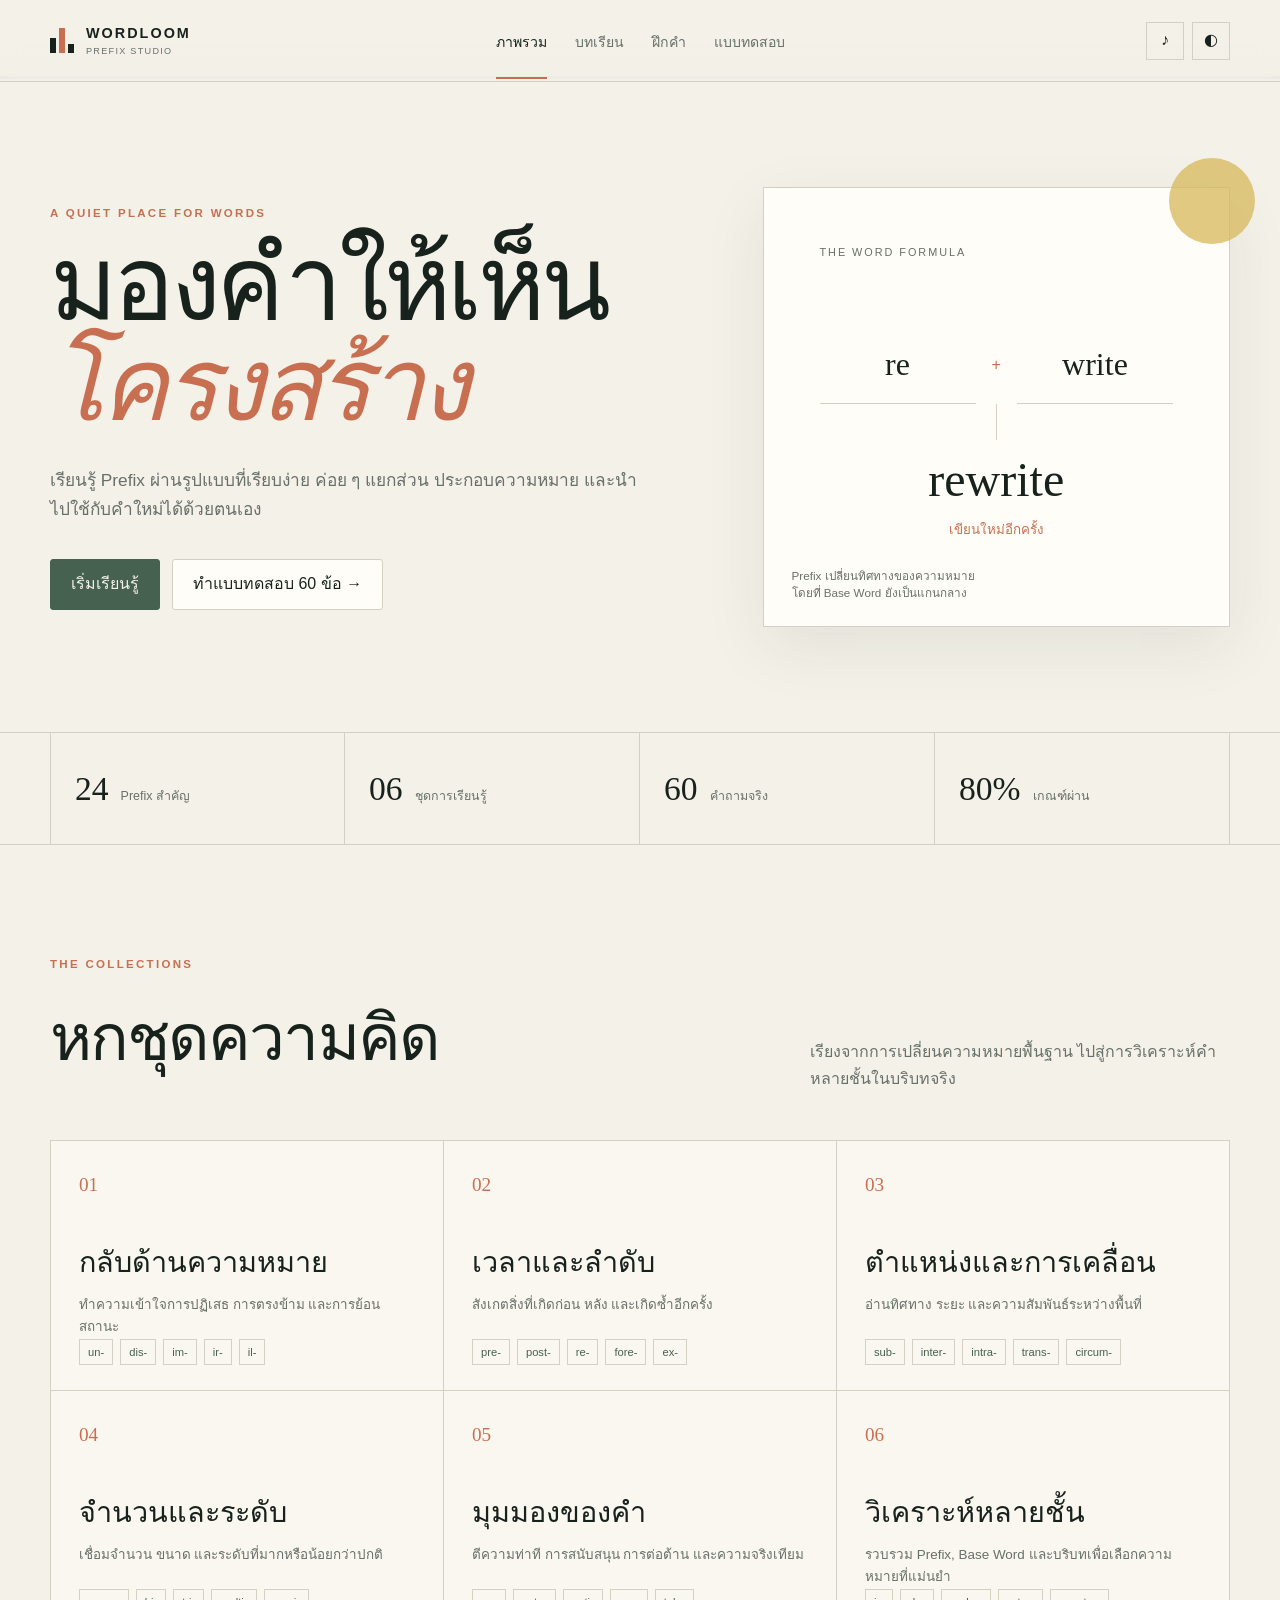
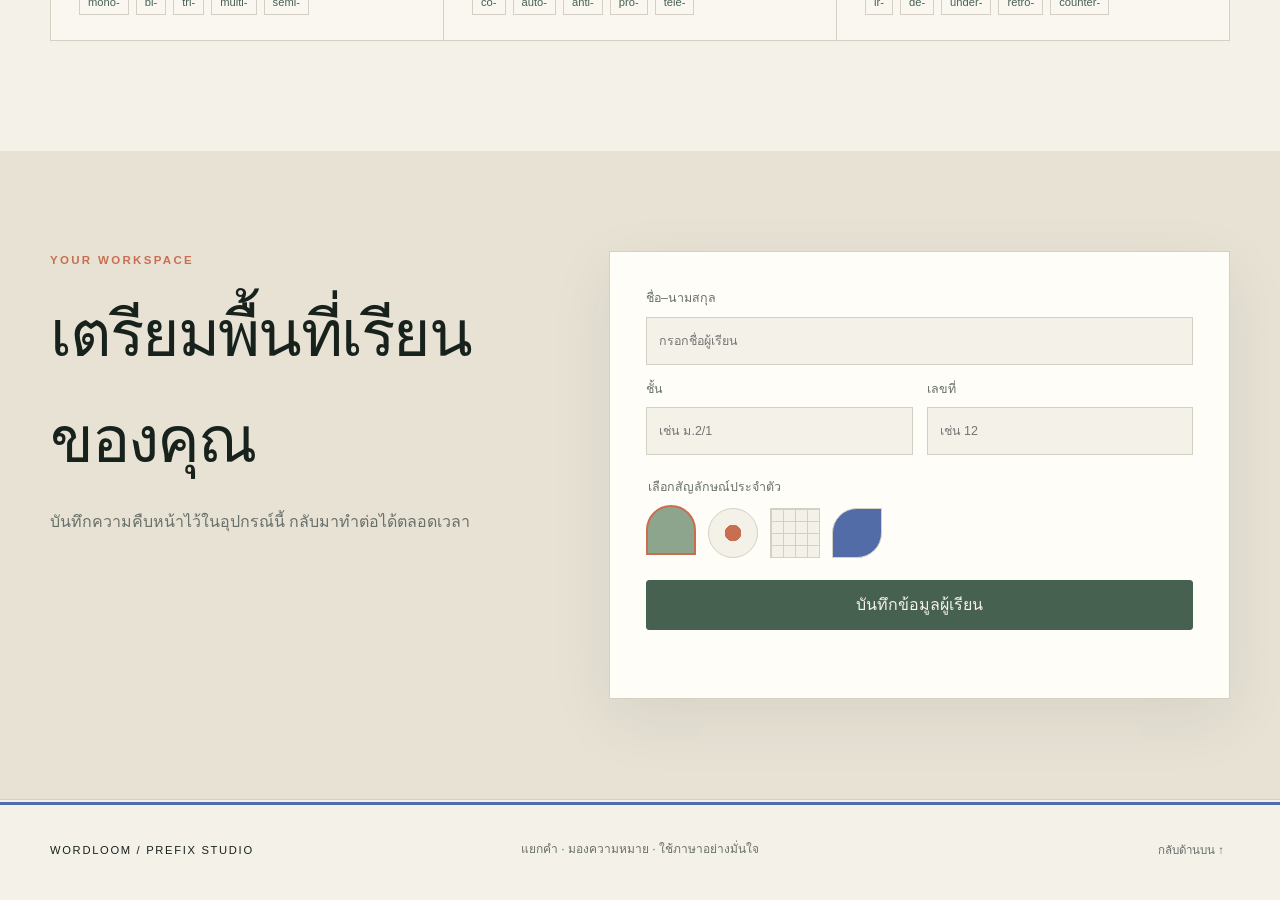
<file: wordloom/index.html>
<!doctype html>
<html lang="th" data-theme="light">
<head>
  <meta charset="utf-8">
  <meta name="viewport" content="width=device-width, initial-scale=1">
  <meta name="theme-color" content="#f4f1e8">
  <meta name="description" content="Wordloom ห้องเรียน Prefix แบบมินิมอล พร้อมแบบทดสอบ 60 ข้อ">
  <title>Wordloom — Prefix Studio</title>
  <link rel="stylesheet" href="styles.css">
</head>
<body>
  <a class="skip-link" href="#main">ข้ามไปยังเนื้อหา</a>
  <noscript><div class="noscript">เว็บไซต์นี้ต้องเปิด JavaScript เพื่อใช้งานบทเรียนและแบบทดสอบ</div></noscript>

  <div id="loading" class="loading" role="status" aria-live="polite">
    <div class="loading-mark" aria-hidden="true"></div>
    <span>กำลังจัดโต๊ะเรียน…</span>
  </div>

  <header class="topbar">
    <button class="brand" type="button" data-route="home" aria-label="กลับหน้าหลัก">
      <span class="brand-mark" aria-hidden="true"><i></i><i></i><i></i></span>
      <span><b>WORDLOOM</b><small>PREFIX STUDIO</small></span>
    </button>
    <nav class="primary-nav" aria-label="เมนูหลัก">
      <button type="button" data-route="home" class="is-active">ภาพรวม</button>
      <button type="button" data-route="learn">บทเรียน</button>
      <button type="button" data-route="practice">ฝึกคำ</button>
      <button type="button" data-route="quiz">แบบทดสอบ</button>
    </nav>
    <div class="top-actions">
      <button id="soundToggle" class="icon-button" type="button" aria-label="เปิดหรือปิดเสียง" title="เสียง">♪</button>
      <button id="themeToggle" class="icon-button" type="button" aria-label="สลับโหมดสี" title="โหมดสี">◐</button>
      <button id="menuToggle" class="menu-button" type="button" aria-label="เปิดเมนู" aria-expanded="false">เมนู</button>
    </div>
  </header>

  <main id="main">
    <section id="view-home" class="view is-active" data-view="home" tabindex="-1">
      <div class="hero container">
        <div class="hero-copy reveal">
          <p class="eyebrow">A QUIET PLACE FOR WORDS</p>
          <h1>มองคำให้เห็น<br><em>โครงสร้าง</em></h1>
          <p class="hero-lead">เรียนรู้ Prefix ผ่านรูปแบบที่เรียบง่าย ค่อย ๆ แยกส่วน ประกอบความหมาย และนำไปใช้กับคำใหม่ได้ด้วยตนเอง</p>
          <div class="hero-actions">
            <button class="button button-primary" type="button" data-route="learn">เริ่มเรียนรู้</button>
            <button class="button button-quiet" type="button" data-route="quiz">ทำแบบทดสอบ 60 ข้อ <span aria-hidden="true">→</span></button>
          </div>
        </div>
        <div class="word-composition reveal" aria-label="ตัวอย่างการประกอบคำ">
          <p>THE WORD FORMULA</p>
          <div class="formula-row"><span>re</span><b>+</b><span>write</span></div>
          <div class="formula-line"></div>
          <strong>rewrite</strong>
          <small>เขียนใหม่อีกครั้ง</small>
          <div class="composition-note">Prefix เปลี่ยนทิศทางของความหมาย<br>โดยที่ Base Word ยังเป็นแกนกลาง</div>
        </div>
      </div>

      <div class="facts-band">
        <div class="container facts-grid">
          <article><b>24</b><span>Prefix สำคัญ</span></article>
          <article><b>06</b><span>ชุดการเรียนรู้</span></article>
          <article><b>60</b><span>คำถามจริง</span></article>
          <article><b>80%</b><span>เกณฑ์ผ่าน</span></article>
        </div>
      </div>

      <section class="container section-block">
        <div class="section-heading">
          <div><p class="eyebrow">THE COLLECTIONS</p><h2>หกชุดความคิด</h2></div>
          <p>เรียงจากการเปลี่ยนความหมายพื้นฐาน ไปสู่การวิเคราะห์คำหลายชั้นในบริบทจริง</p>
        </div>
        <div id="collectionPreview" class="collection-grid"></div>
      </section>

      <section class="profile-strip">
        <div class="container profile-grid">
          <div>
            <p class="eyebrow">YOUR WORKSPACE</p>
            <h2>เตรียมพื้นที่เรียนของคุณ</h2>
            <p>บันทึกความคืบหน้าไว้ในอุปกรณ์นี้ กลับมาทำต่อได้ตลอดเวลา</p>
          </div>
          <form id="profileForm" class="profile-form">
            <label>ชื่อ–นามสกุล<input id="studentName" name="studentName" autocomplete="name" required placeholder="กรอกชื่อผู้เรียน"></label>
            <div class="field-row">
              <label>ชั้น<input id="studentClass" name="studentClass" required placeholder="เช่น ม.2/1"></label>
              <label>เลขที่<input id="studentNumber" name="studentNumber" inputmode="numeric" required placeholder="เช่น 12"></label>
            </div>
            <fieldset>
              <legend>เลือกสัญลักษณ์ประจำตัว</legend>
              <div id="avatarChoices" class="avatar-choices">
                <label><input type="radio" name="avatar" value="arc" checked><span class="avatar avatar-arc" aria-label="เส้นโค้ง"></span></label>
                <label><input type="radio" name="avatar" value="dot"><span class="avatar avatar-dot" aria-label="จุด"></span></label>
                <label><input type="radio" name="avatar" value="grid"><span class="avatar avatar-grid" aria-label="ตาราง"></span></label>
                <label><input type="radio" name="avatar" value="wave"><span class="avatar avatar-wave" aria-label="คลื่น"></span></label>
              </div>
            </fieldset>
            <button class="button button-primary button-wide" type="submit">บันทึกข้อมูลผู้เรียน</button>
            <p id="profileStatus" class="form-status" role="status"></p>
          </form>
        </div>
      </section>
    </section>

    <section id="view-learn" class="view" data-view="learn" tabindex="-1">
      <div class="page-intro container">
        <p class="eyebrow">PREFIX NOTES</p>
        <h1>บทเรียนที่เปิดอ่าน<br>เหมือนสมุดบันทึก</h1>
        <p>เลือกชุดคำแล้วค่อย ๆ ดูว่า Prefix เติมมุมมองใหม่ให้ Base Word อย่างไร</p>
      </div>
      <div class="container learning-layout">
        <aside class="lesson-index" aria-label="สารบัญบทเรียน">
          <p>สารบัญ</p>
          <div id="lessonTabs"></div>
        </aside>
        <article id="lessonContent" class="lesson-paper" aria-live="polite"></article>
      </div>
      <section class="container builder-section">
        <div class="section-heading compact">
          <div><p class="eyebrow">WORD BUILDER</p><h2>โต๊ะประกอบคำ</h2></div>
          <p>เลือก Prefix และ Base Word เพื่อสังเกตการเปลี่ยนความหมาย</p>
        </div>
        <div class="builder-card">
          <label>Prefix<select id="builderPrefix" aria-label="เลือก Prefix"></select></label>
          <span aria-hidden="true">+</span>
          <label>Base Word<select id="builderBase" aria-label="เลือก Base Word"></select></label>
          <span aria-hidden="true">=</span>
          <div id="builderResult" class="builder-result" aria-live="polite"></div>
        </div>
      </section>
    </section>

    <section id="view-practice" class="view" data-view="practice" tabindex="-1">
      <div class="page-intro container">
        <p class="eyebrow">WORD PRACTICE</p>
        <h1>ฝึกสั้น ๆ<br>ก่อนลงมือจริง</h1>
        <p>ไม่มีเวลา ไม่มีแรงกดดัน พลิกบัตรเพื่อดูคำตอบ หรือเล่นรอบสุ่ม 10 คำ</p>
      </div>
      <div class="container practice-toolbar">
        <label class="search-box"><span aria-hidden="true">⌕</span><input id="wordSearch" type="search" placeholder="ค้นหา Prefix หรือคำศัพท์" aria-label="ค้นหาคำศัพท์"></label>
        <select id="wordFilter" aria-label="กรองชุดคำ"><option value="all">ทุกชุด</option></select>
        <button id="shuffleWords" class="button button-quiet" type="button">สุ่มลำดับ</button>
      </div>
      <div id="wordGrid" class="container word-grid" aria-live="polite"></div>
      <section class="container quick-practice">
        <div class="practice-panel">
          <p class="eyebrow">TEN-WORD ROUND</p>
          <h2>รอบฝึก 10 คำ</h2>
          <p id="practicePrompt">กดเริ่มเพื่อสุ่มคำถามสั้น ๆ จากคลังคำ</p>
          <div id="practiceOptions" class="practice-options"></div>
          <div class="practice-footer"><span id="practiceScore">0 / 0</span><button id="practiceStart" class="button button-primary" type="button">เริ่มรอบฝึก</button></div>
        </div>
      </section>
    </section>

    <section id="view-quiz" class="view" data-view="quiz" tabindex="-1">
      <div id="quizWelcome" class="quiz-welcome container">
        <div class="quiz-welcome-copy">
          <p class="eyebrow">THE 60-WORD EDITION</p>
          <h1>แบบทดสอบ<br>วิเคราะห์ Prefix</h1>
          <p>60 ข้อ · 60 คะแนน · เวลาแนะนำ 60 นาที · ผ่าน 48 คะแนน</p>
          <ul>
            <li>คำถามแสดงครั้งละ 1 ข้อ และย้อนกลับได้</li>
            <li>ระบบบันทึกคำตอบอัตโนมัติในอุปกรณ์นี้</li>
            <li>จะไม่เฉลยจนกว่าคุณกดส่งคำตอบ</li>
          </ul>
          <button id="beginQuiz" class="button button-primary" type="button">เริ่มแบบทดสอบ</button>
          <button id="resumeQuiz" class="button button-quiet hidden" type="button">ทำต่อจากครั้งก่อน</button>
        </div>
        <div class="quiz-specimen" aria-hidden="true"><span>60</span><i>questions</i><b>01—06</b></div>
      </div>

      <div id="quizWorkspace" class="quiz-workspace hidden">
        <div class="quiz-statusbar">
          <div><span id="quizCollectionLabel">ชุดที่ 1</span><strong id="quizCounter">ข้อ 1 จาก 60</strong></div>
          <div class="timer-wrap"><span>เวลาคงเหลือ</span><strong id="timer">60:00</strong></div>
          <div class="status-actions"><button id="focusToggle" class="small-button" type="button">โหมดโฟกัส</button><button id="exitQuiz" class="small-button" type="button">พักไว้ก่อน</button></div>
        </div>
        <div class="quiz-progress" aria-label="ความก้าวหน้า"><span id="quizProgressBar"></span></div>
        <div class="quiz-layout container">
          <aside class="quiz-aside">
            <p>ชุดคำ</p>
            <div id="quizCollections" class="quiz-collections"></div>
            <div class="completion-count"><span id="answeredCount">0</span><small>ตอบแล้ว<br>จาก 60</small></div>
          </aside>
          <section class="question-card" aria-live="polite">
            <div class="question-meta"><span id="questionType">MULTIPLE CHOICE</span><span id="questionDifficulty">พื้นฐาน</span></div>
            <h2 id="questionText"></h2>
            <div id="questionOptions" class="question-options" role="radiogroup" aria-label="ตัวเลือกคำตอบ"></div>
            <div class="question-controls">
              <button id="prevQuestion" class="button button-quiet" type="button">← ข้อก่อนหน้า</button>
              <button id="markQuestion" class="mark-button" type="button" aria-pressed="false">◇ ทำเครื่องหมาย</button>
              <button id="nextQuestion" class="button button-primary" type="button">ข้อต่อไป →</button>
            </div>
          </section>
          <aside class="navigator-wrap">
            <div class="navigator-heading"><p>หมายเลขข้อ</p><button id="toggleNavigator" type="button" aria-expanded="true">ย่อ</button></div>
            <div id="questionNavigator" class="question-navigator"></div>
            <div class="navigator-legend"><span><i class="answered"></i>ตอบแล้ว</span><span><i class="current"></i>กำลังทำ</span><span><i class="marked"></i>ทบทวน</span></div>
            <button id="submitQuiz" class="button button-dark button-wide" type="button">ส่งคำตอบ</button>
          </aside>
        </div>
      </div>
    </section>

    <section id="view-result" class="view" data-view="result" tabindex="-1">
      <div id="resultContent" class="result-page container"></div>
    </section>
  </main>

  <footer class="footer">
    <div class="container"><span>WORDLOOM / PREFIX STUDIO</span><p>แยกคำ · มองความหมาย · ใช้ภาษาอย่างมั่นใจ</p><button id="backToTop" type="button">กลับด้านบน ↑</button></div>
  </footer>

  <div id="toast" class="toast" role="status" aria-live="polite"></div>
  <div id="transitionOverlay" class="transition-overlay hidden" role="dialog" aria-modal="true" aria-labelledby="transitionTitle">
    <div><p>COLLECTION COMPLETE</p><h2 id="transitionTitle">จบชุดคำแล้ว</h2><span id="transitionText"></span><button id="skipTransition" class="button button-quiet" type="button">ไปต่อทันที</button></div>
  </div>

  <dialog id="customModal" class="modal">
    <form method="dialog">
      <p id="modalEyebrow" class="eyebrow">PLEASE CHECK</p>
      <h2 id="modalTitle">ยืนยันการทำรายการ</h2>
      <div id="modalBody"></div>
      <div class="modal-actions"><button id="modalCancel" class="button button-quiet" value="cancel">ยกเลิก</button><button id="modalConfirm" class="button button-dark" value="confirm">ยืนยัน</button></div>
    </form>
  </dialog>

  <script src="questions.js"></script>
  <script src="app.js"></script>
</body>
</html>
</file>
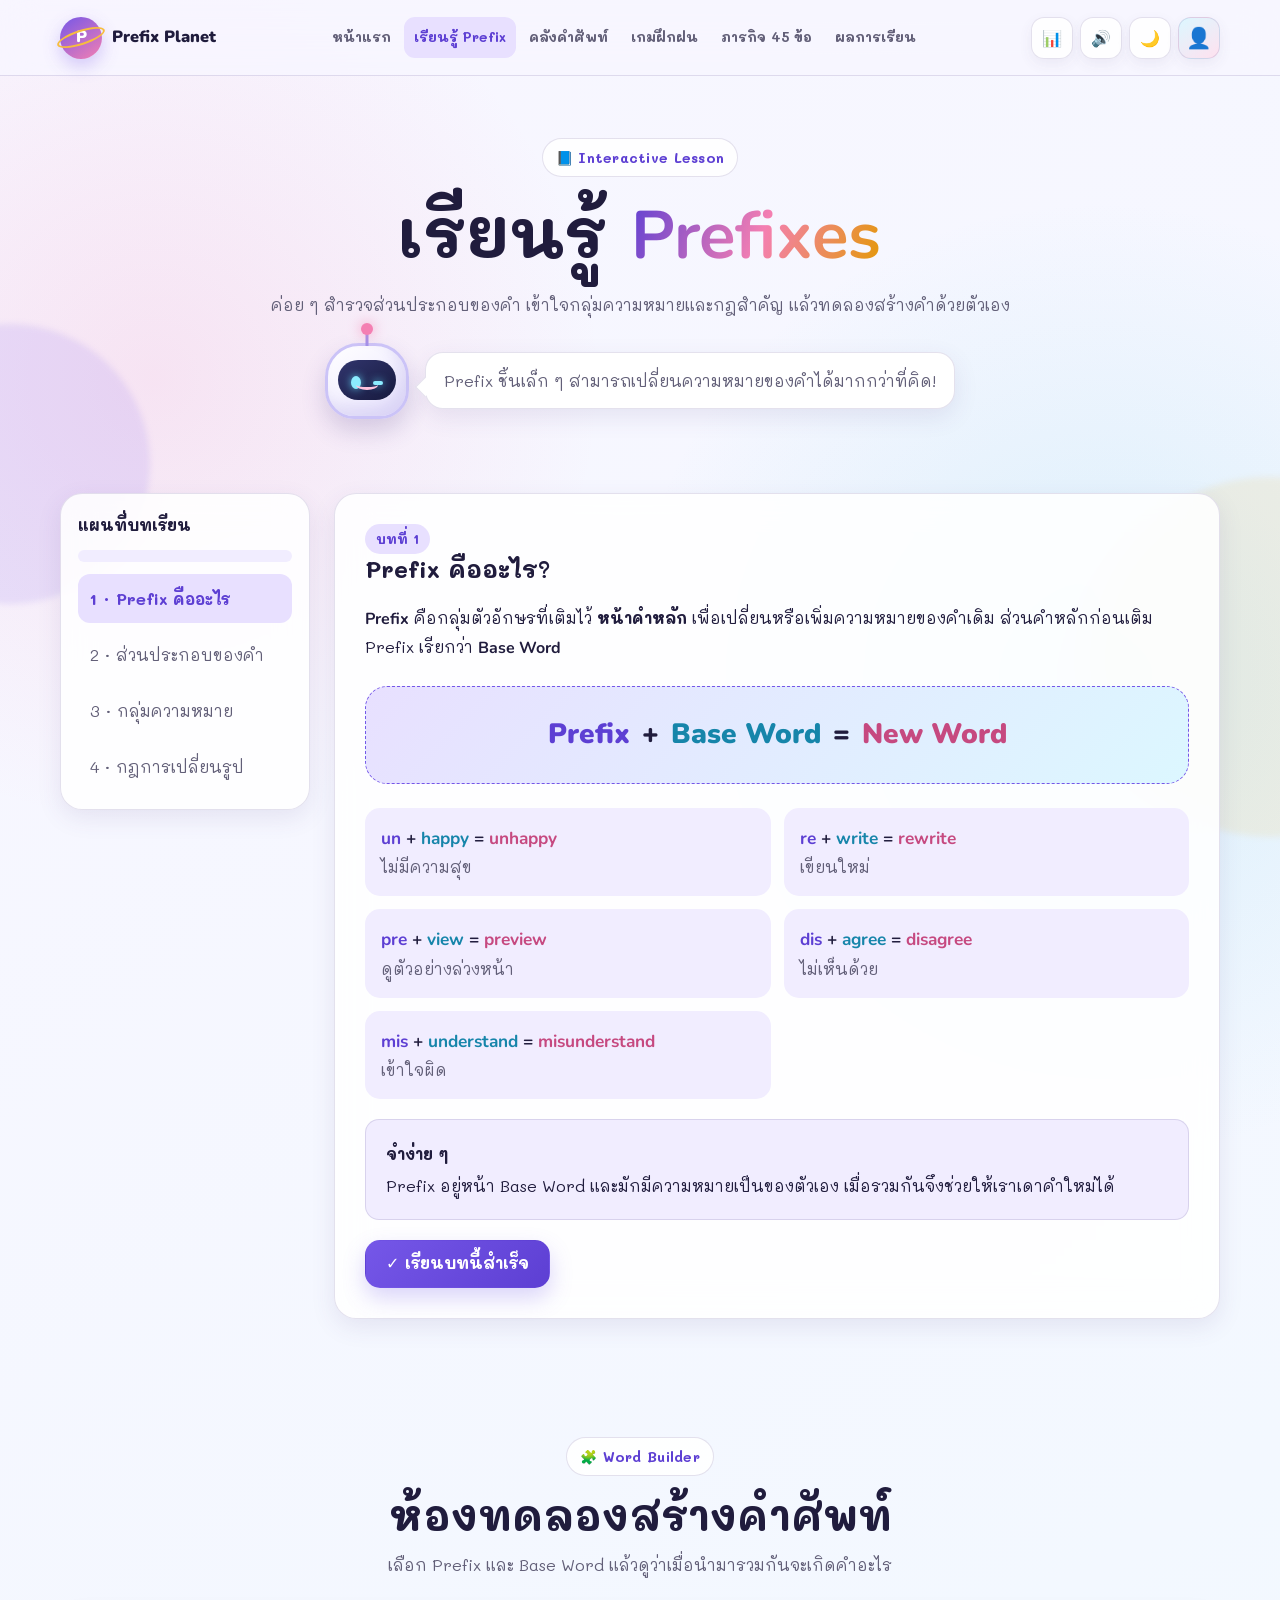
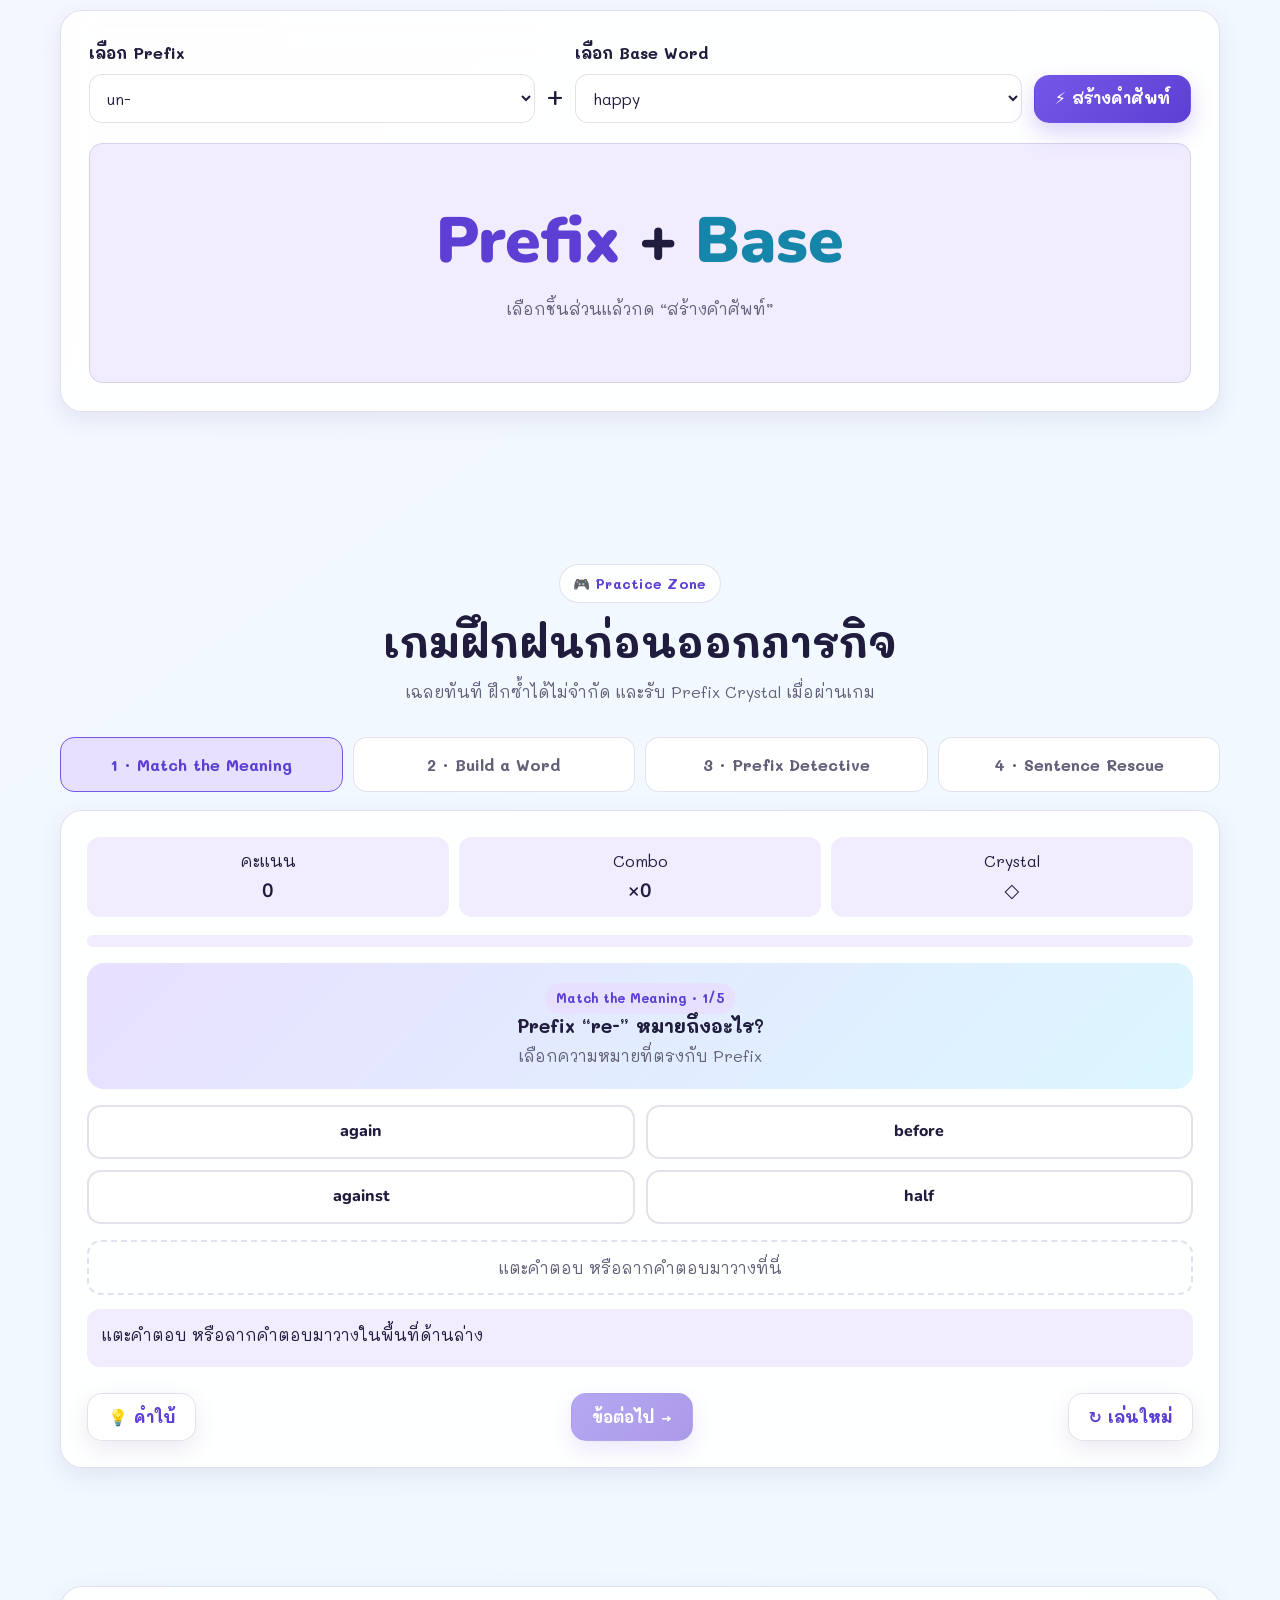
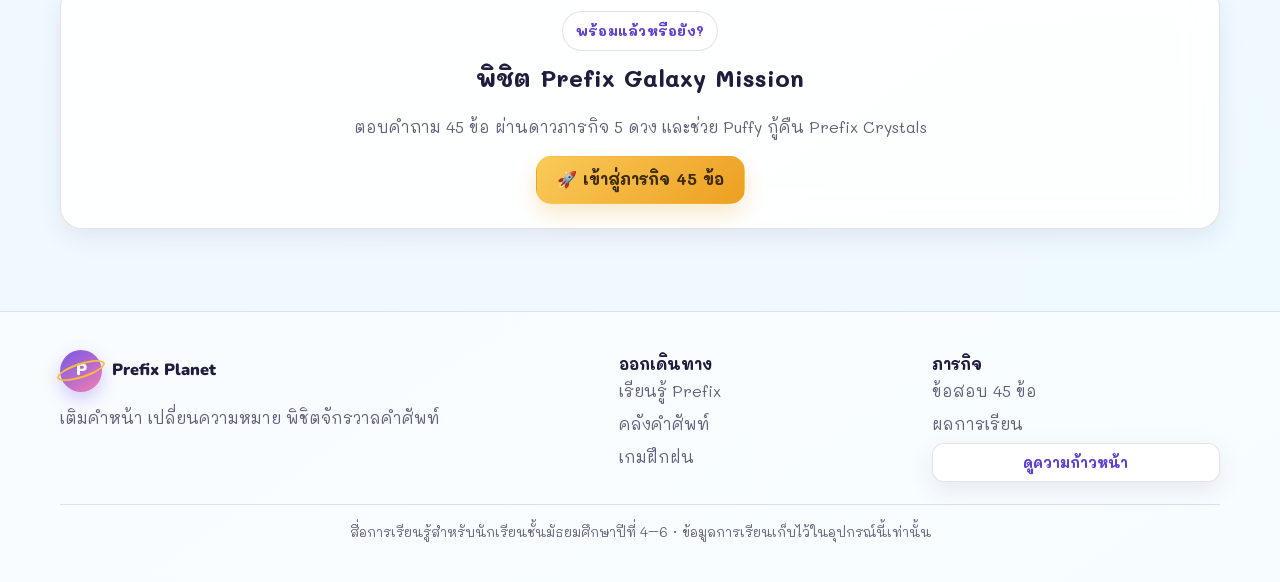
<file: content.html>
<!doctype html>
<html lang="th">
<head>
  <meta charset="utf-8">
  <meta name="viewport" content="width=device-width, initial-scale=1">
  <meta name="description" content="บทเรียน Prefix แบบ Interactive พร้อม Word Builder และเกมฝึกฝน 4 รูปแบบ">
  <meta name="theme-color" content="#7557e8">
  <title>เรียนรู้ Prefix | Prefix Planet</title>
  <link rel="stylesheet" href="style.css">
  <link rel="stylesheet" href="responsive.css">
  <script src="main.js" defer></script>
  <script src="lesson.js" defer></script>
</head>
<body>
  <noscript><div class="noscript">กรุณาเปิด JavaScript เพื่อใช้บทเรียนและเกมฝึกฝนแบบโต้ตอบ</div></noscript>
  <div id="site-header"></div>

  <main id="main-content">
    <header class="page-hero">
      <div class="container">
        <span class="eyebrow">📘 Interactive Lesson</span>
        <h1>เรียนรู้ <span class="gradient-text en">Prefixes</span></h1>
        <p>ค่อย ๆ สำรวจส่วนประกอบของคำ เข้าใจกลุ่มความหมายและกฎสำคัญ แล้วทดลองสร้างคำด้วยตัวเอง</p>
        <div class="puffy-wrap" style="justify-content:center;margin-top:24px">
          <div class="puffy" data-mood="curious" role="img" aria-label="Puffy กำลังสงสัย"><div class="puffy-face" aria-hidden="true"><span class="puffy-eye left"></span><span class="puffy-eye right"></span><span class="puffy-mouth"></span></div></div>
          <div class="speech-bubble">Prefix ชิ้นเล็ก ๆ สามารถเปลี่ยนความหมายของคำได้มากกว่าที่คิด!</div>
        </div>
      </div>
    </header>

    <section class="section-sm" aria-labelledby="lesson-heading">
      <div class="container lesson-layout">
        <aside class="lesson-sidebar card" aria-label="สารบัญบทเรียน">
          <strong id="lesson-heading">แผนที่บทเรียน</strong>
          <div class="progress-track" style="margin:12px 0"><div class="progress-fill" id="lesson-progress" style="--progress:0%"></div></div>
          <div class="lesson-nav" role="tablist" aria-label="เลือกบทเรียน">
            <button class="active" type="button" role="tab" aria-selected="true" aria-controls="lesson-1" data-lesson-tab="1">1 · Prefix คืออะไร</button>
            <button type="button" role="tab" aria-selected="false" aria-controls="lesson-2" data-lesson-tab="2">2 · ส่วนประกอบของคำ</button>
            <button type="button" role="tab" aria-selected="false" aria-controls="lesson-3" data-lesson-tab="3">3 · กลุ่มความหมาย</button>
            <button type="button" role="tab" aria-selected="false" aria-controls="lesson-4" data-lesson-tab="4">4 · กฎการเปลี่ยนรูป</button>
          </div>
        </aside>

        <div>
          <article class="lesson-pane card active" id="lesson-1" role="tabpanel" data-lesson-pane="1">
            <span class="chip">บทที่ 1</span>
            <h2>Prefix คืออะไร?</h2>
            <p><strong class="en">Prefix</strong> คือกลุ่มตัวอักษรที่เติมไว้ <strong>หน้าคำหลัก</strong> เพื่อเปลี่ยนหรือเพิ่มความหมายของคำเดิม ส่วนคำหลักก่อนเติม Prefix เรียกว่า <strong class="en">Base Word</strong></p>
            <div class="formula-box" aria-label="Prefix บวก Base Word เท่ากับ New Word">
              <span class="part-prefix">Prefix</span><span>+</span><span class="part-base">Base Word</span><span>=</span><span class="part-new">New Word</span>
            </div>
            <div class="word-example-grid">
              <div class="word-example"><strong><span class="part-prefix">un</span> + <span class="part-base">happy</span> = <span class="part-new">unhappy</span></strong><br><span class="muted">ไม่มีความสุข</span></div>
              <div class="word-example"><strong><span class="part-prefix">re</span> + <span class="part-base">write</span> = <span class="part-new">rewrite</span></strong><br><span class="muted">เขียนใหม่</span></div>
              <div class="word-example"><strong><span class="part-prefix">pre</span> + <span class="part-base">view</span> = <span class="part-new">preview</span></strong><br><span class="muted">ดูตัวอย่างล่วงหน้า</span></div>
              <div class="word-example"><strong><span class="part-prefix">dis</span> + <span class="part-base">agree</span> = <span class="part-new">disagree</span></strong><br><span class="muted">ไม่เห็นด้วย</span></div>
              <div class="word-example"><strong><span class="part-prefix">mis</span> + <span class="part-base">understand</span> = <span class="part-new">misunderstand</span></strong><br><span class="muted">เข้าใจผิด</span></div>
            </div>
            <div class="soft-panel" style="margin-top:20px"><strong>จำง่าย ๆ</strong><p style="margin:4px 0 0">Prefix อยู่หน้า Base Word และมักมีความหมายเป็นของตัวเอง เมื่อรวมกันจึงช่วยให้เราเดาคำใหม่ได้</p></div>
            <button class="btn" type="button" data-complete-lesson="1" style="margin-top:20px">✓ เรียนบทนี้สำเร็จ</button>
          </article>

          <article class="lesson-pane card" id="lesson-2" role="tabpanel" data-lesson-pane="2" hidden>
            <span class="chip chip-cyan">บทที่ 2</span>
            <h2>มองเห็นส่วนประกอบของคำ</h2>
            <p>แยกสีแต่ละส่วนเพื่อดูว่า Prefix เปลี่ยนความหมายของ Base Word อย่างไร</p>
            <div class="formula-box">
              <span class="part-prefix">un</span><span>+</span><span class="part-base">kind</span><span>=</span><span class="part-new">unkind</span>
            </div>
            <div class="meaning-groups">
              <div class="card" style="border-top:5px solid var(--primary)"><span class="chip">Prefix</span><h3 class="part-prefix en">un-</h3><p>หมายถึง “ไม่”</p></div>
              <div class="card" style="border-top:5px solid var(--cyan)"><span class="chip chip-cyan">Base Word</span><h3 class="part-base en">kind</h3><p>หมายถึง “ใจดี”</p></div>
              <div class="card" style="border-top:5px solid var(--pink)"><span class="chip chip-pink">New Word</span><h3 class="part-new en">unkind</h3><p>คำศัพท์ใหม่</p></div>
              <div class="card" style="border-top:5px solid var(--gold)"><span class="chip chip-gold">New Meaning</span><h3 class="part-meaning">ไม่ใจดี</h3><p>ความหมายหลังเติม Prefix</p></div>
            </div>
            <h3 style="margin-top:24px">ลองแยกคำ</h3>
            <div class="word-example-grid">
              <div class="word-example"><strong class="en">re + use = reuse</strong><br><span class="muted">ใช้ + อีกครั้ง = นำกลับมาใช้ใหม่</span></div>
              <div class="word-example"><strong class="en">over + work = overwork</strong><br><span class="muted">ทำงาน + มากเกินไป = ทำงานหนักเกินไป</span></div>
              <div class="word-example"><strong class="en">sub + marine = submarine</strong><br><span class="muted">ใต้ + ทะเล = เรือดำน้ำ</span></div>
              <div class="word-example"><strong class="en">inter + school = interschool</strong><br><span class="muted">ระหว่าง + โรงเรียน = ระหว่างโรงเรียน</span></div>
            </div>
            <button class="btn" type="button" data-complete-lesson="2" style="margin-top:20px">✓ เรียนบทนี้สำเร็จ</button>
          </article>

          <article class="lesson-pane card" id="lesson-3" role="tabpanel" data-lesson-pane="3" hidden>
            <span class="chip chip-pink">บทที่ 3</span>
            <h2>กลุ่มความหมายของ Prefix</h2>
            <p>การจำเป็นกลุ่มช่วยให้เลือกใช้ Prefix ได้เร็วขึ้น และเดาคำที่ไม่คุ้นเคยได้ดีขึ้น</p>
            <div class="meaning-groups">
              <div class="meaning-group card" style="--group-color:var(--pink)"><h3 class="en">Negative / Opposite</h3><p><strong>un-, dis-, in-, im-, il-, ir-, anti-</strong><br>ไม่ ตรงข้าม หรือ ต่อต้าน</p></div>
              <div class="meaning-group card" style="--group-color:var(--gold)"><h3 class="en">Time / Order</h3><p><strong>pre-, post-, re-</strong><br>ก่อน หลัง หรือ อีกครั้ง</p></div>
              <div class="meaning-group card" style="--group-color:var(--cyan)"><h3 class="en">Number</h3><p><strong>mono-, bi-, tri-, multi-, semi-</strong><br>หนึ่ง สอง สาม หลาย หรือ ครึ่ง</p></div>
              <div class="meaning-group card" style="--group-color:var(--primary)"><h3 class="en">Position / Direction</h3><p><strong>sub-, trans-, inter-</strong><br>ใต้ ข้าม หรือ ระหว่าง</p></div>
              <div class="meaning-group card" style="--group-color:var(--green)"><h3 class="en">Degree / Amount</h3><p><strong>over-, under-, super-</strong><br>มากเกินไป น้อยเกินไป หรือ เหนือกว่า</p></div>
              <div class="meaning-group card" style="--group-color:#4da4d9"><h3 class="en">Relationship</h3><p><strong>co-, inter-</strong><br>ร่วมกัน หรือ เชื่อมโยงระหว่างกัน</p></div>
            </div>
            <div class="soft-panel" style="margin-top:20px"><strong>เทคนิคการเดาคำ</strong><p style="margin:4px 0 0">หา Prefix ก่อน → แยก Base Word → รวมความหมาย → ตรวจสอบกับบริบทของประโยค</p></div>
            <button class="btn" type="button" data-complete-lesson="3" style="margin-top:20px">✓ เรียนบทนี้สำเร็จ</button>
          </article>

          <article class="lesson-pane card" id="lesson-4" role="tabpanel" data-lesson-pane="4" hidden>
            <span class="chip chip-gold">บทที่ 4</span>
            <h2>กฎการเปลี่ยนรูป in-, im-, il-, ir-</h2>
            <p>Prefix กลุ่มนี้หมายถึง <strong>“ไม่”</strong> เหมือนกัน แต่อาจเปลี่ยนรูปให้พูดง่ายขึ้นตามตัวอักษรต้นของ Base Word</p>
            <div class="morph-grid">
              <div class="morph-card card"><span class="chip">in-</span><div class="big en">inactive</div><p class="muted">ไม่กระตือรือร้น<br>ใช้กับคำทั่วไปหลายคำ</p></div>
              <div class="morph-card card"><span class="chip chip-pink">im-</span><div class="big en">impossible</div><p class="muted">เป็นไปไม่ได้<br>มักอยู่หน้า m, p, b</p></div>
              <div class="morph-card card"><span class="chip chip-gold">il-</span><div class="big en">illegal</div><p class="muted">ผิดกฎหมาย<br>อยู่หน้าคำที่ขึ้นต้นด้วย l</p></div>
              <div class="morph-card card"><span class="chip chip-cyan">ir-</span><div class="big en">irregular</div><p class="muted">ไม่สม่ำเสมอ<br>อยู่หน้าคำที่ขึ้นต้นด้วย r</p></div>
            </div>
            <div class="soft-panel"><strong>สรุปแบบง่าย</strong><p style="margin:4px 0 0">คิดว่าเป็น Prefix ตระกูลเดียวกันที่ “ปรับเสียงให้เข้ากับคำข้างหลัง” เช่น possible เริ่มด้วย p จึงใช้ <span class="en">impossible</span> ไม่ใช่ <span class="en">inpossible</span></p></div>
            <div class="word-example-grid" style="margin-top:15px">
              <div class="word-example"><strong class="en">in + complete = incomplete</strong><br><span class="muted">ไม่สมบูรณ์</span></div>
              <div class="word-example"><strong class="en">im + mature = immature</strong><br><span class="muted">ยังไม่เป็นผู้ใหญ่</span></div>
              <div class="word-example"><strong class="en">il + logical = illogical</strong><br><span class="muted">ไม่สมเหตุสมผล</span></div>
              <div class="word-example"><strong class="en">ir + responsible = irresponsible</strong><br><span class="muted">ไม่มีความรับผิดชอบ</span></div>
            </div>
            <button class="btn" type="button" data-complete-lesson="4" style="margin-top:20px">✓ เรียนบทนี้สำเร็จ</button>
          </article>
        </div>
      </div>
    </section>

    <section class="section" id="builder" aria-labelledby="builder-title">
      <div class="container">
        <div class="section-title"><span class="eyebrow">🧩 Word Builder</span><h2 id="builder-title">ห้องทดลองสร้างคำศัพท์</h2><p>เลือก Prefix และ Base Word แล้วดูว่าเมื่อนำมารวมกันจะเกิดคำอะไร</p></div>
        <div class="builder card">
          <div class="builder-grid">
            <div class="field"><label for="builder-prefix">เลือก Prefix</label><select id="builder-prefix" aria-label="เลือก Prefix"></select></div>
            <span class="builder-symbol" aria-hidden="true" style="font-size:2rem">+</span>
            <div class="field"><label for="builder-base">เลือก Base Word</label><select id="builder-base" aria-label="เลือก Base Word"></select></div>
            <button class="btn" id="build-word" type="button">⚡ สร้างคำศัพท์</button>
          </div>
          <div class="builder-result soft-panel" id="builder-result" aria-live="polite">
            <div><div class="builder-word"><span class="part-prefix">Prefix</span> + <span class="part-base">Base</span></div><p class="muted">เลือกชิ้นส่วนแล้วกด “สร้างคำศัพท์”</p></div>
          </div>
        </div>
      </div>
    </section>

    <section class="section" id="practice" aria-labelledby="practice-title">
      <div class="container">
        <div class="section-title"><span class="eyebrow">🎮 Practice Zone</span><h2 id="practice-title">เกมฝึกฝนก่อนออกภารกิจ</h2><p>เฉลยทันที ฝึกซ้ำได้ไม่จำกัด และรับ Prefix Crystal เมื่อผ่านเกม</p></div>
        <div class="game-tabs" role="tablist" aria-label="เลือกเกมฝึกฝน">
          <button class="game-tab active" type="button" role="tab" aria-selected="true" data-game="match">1 · Match the Meaning</button>
          <button class="game-tab" type="button" role="tab" aria-selected="false" data-game="build">2 · Build a Word</button>
          <button class="game-tab" type="button" role="tab" aria-selected="false" data-game="detective">3 · Prefix Detective</button>
          <button class="game-tab" type="button" role="tab" aria-selected="false" data-game="sentence">4 · Sentence Rescue</button>
        </div>
        <div class="game-shell card" id="game-shell">
          <div class="game-hud">
            <div class="hud-item">คะแนน<strong id="game-score">0</strong></div>
            <div class="hud-item">Combo<strong id="game-combo">×0</strong></div>
            <div class="hud-item">Crystal<strong id="game-crystal">◇</strong></div>
          </div>
          <div class="progress-track"><div class="progress-fill" id="game-progress" style="--progress:0%"></div></div>
          <div class="game-question" id="game-question" style="margin-top:16px" aria-live="polite"></div>
          <div class="game-options" id="game-options"></div>
          <div class="game-dropzone" id="game-dropzone" tabindex="0">แตะคำตอบ หรือลากคำตอบมาวางที่นี่</div>
          <div class="game-feedback" id="game-feedback" role="status">เลือกคำตอบที่คิดว่าถูกต้อง Puffy จะช่วยอธิบายให้ทันที</div>
          <div class="question-actions">
            <button class="btn btn-secondary" id="game-hint" type="button">💡 คำใบ้</button>
            <button class="btn" id="game-next" type="button" disabled>ข้อต่อไป →</button>
            <button class="btn btn-secondary" id="game-restart" type="button">↻ เล่นใหม่</button>
          </div>
        </div>
      </div>
    </section>

    <section class="section-sm">
      <div class="container card" style="text-align:center">
        <span class="eyebrow">พร้อมแล้วหรือยัง?</span>
        <h2>พิชิต Prefix Galaxy Mission</h2>
        <p class="muted">ตอบคำถาม 45 ข้อ ผ่านดาวภารกิจ 5 ดวง และช่วย Puffy กู้คืน Prefix Crystals</p>
        <a class="btn btn-gold" href="mission.html" data-requires-profile>🚀 เข้าสู่ภารกิจ 45 ข้อ</a>
      </div>
    </section>
  </main>

  <div id="site-footer"></div>
</body>
</html>
</file>
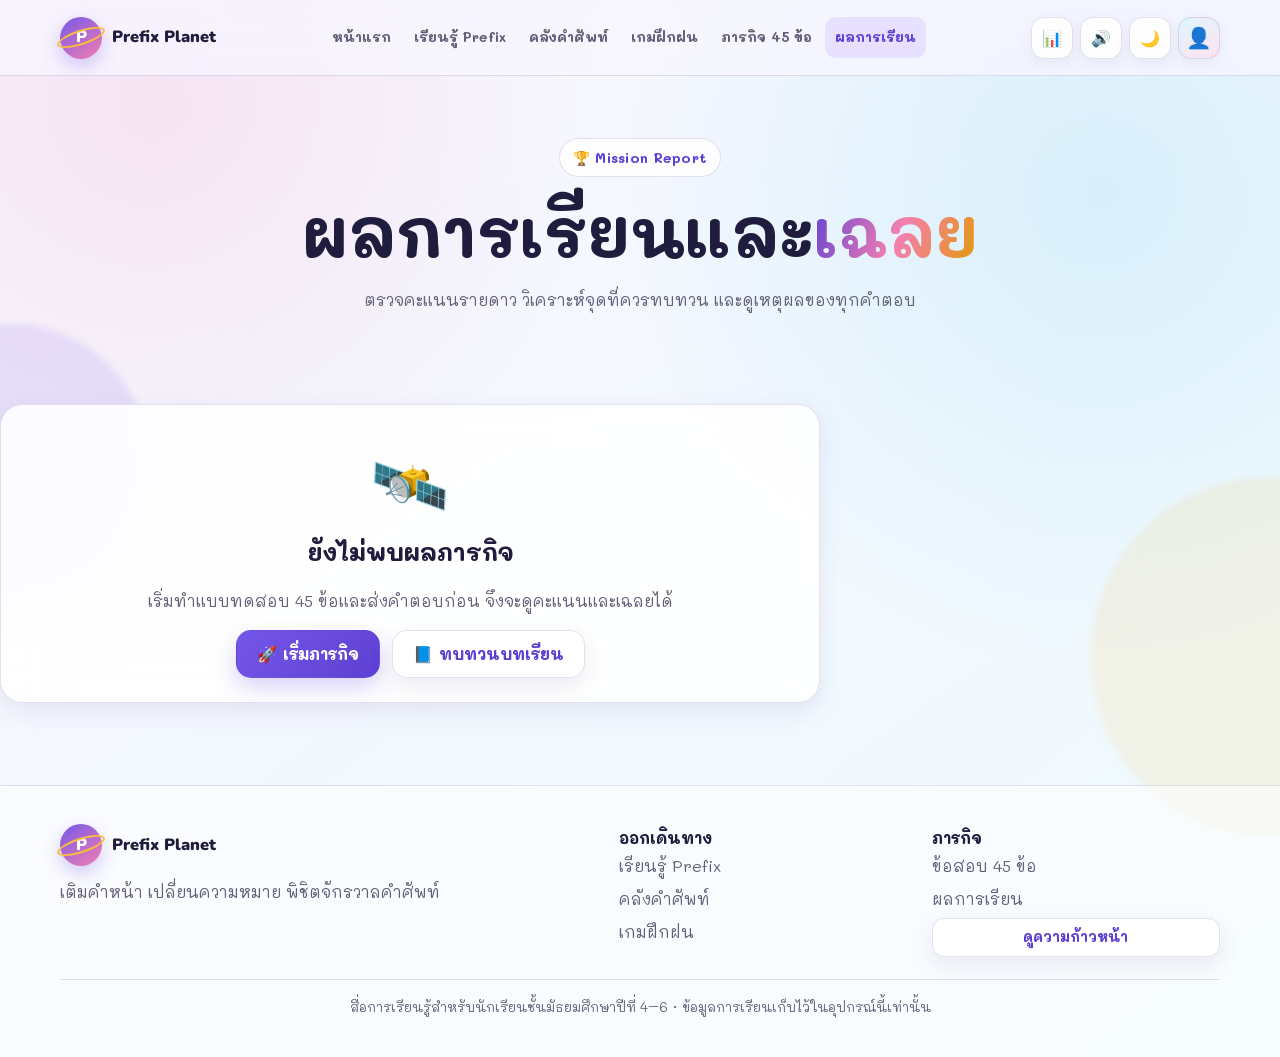
<file: result.html>
<!doctype html>
<html lang="th">
<head>
  <meta charset="utf-8">
  <meta name="viewport" content="width=device-width, initial-scale=1">
  <meta name="description" content="ผลคะแนน Prefix Galaxy Mission คะแนนรายดาว Badge และเฉลยครบ 45 ข้อ">
  <meta name="theme-color" content="#7557e8">
  <title>ผลการเรียนและเฉลย | Prefix Planet</title>
  <link rel="stylesheet" href="style.css">
  <link rel="stylesheet" href="responsive.css">
  <script src="main.js" defer></script>
  <script src="questions.js" defer></script>
  <script src="result.js" defer></script>
</head>
<body>
  <noscript><div class="noscript">กรุณาเปิด JavaScript เพื่อคำนวณคะแนนและแสดงเฉลย</div></noscript>
  <div id="site-header"></div>

  <main id="main-content">
    <header class="page-hero">
      <div class="container">
        <span class="eyebrow">🏆 Mission Report</span>
        <h1>ผลการเรียนและ<span class="gradient-text">เฉลย</span></h1>
        <p>ตรวจคะแนนรายดาว วิเคราะห์จุดที่ควรทบทวน และดูเหตุผลของทุกคำตอบ</p>
      </div>
    </header>

    <section class="section-sm" id="no-result" hidden>
      <div class="narrow card" style="text-align:center">
        <div style="font-size:4rem" aria-hidden="true">🛰️</div>
        <h2>ยังไม่พบผลภารกิจ</h2>
        <p class="muted">เริ่มทำแบบทดสอบ 45 ข้อและส่งคำตอบก่อน จึงจะดูคะแนนและเฉลยได้</p>
        <div class="btn-row" style="justify-content:center"><a class="btn" href="mission.html" data-requires-profile>🚀 เริ่มภารกิจ</a><a class="btn btn-secondary" href="content.html">📘 ทบทวนบทเรียน</a></div>
      </div>
    </section>

    <div id="result-content" hidden>
      <section class="section-sm">
        <div class="container">
          <article class="result-hero-card card">
            <div class="puffy-wrap" style="justify-content:center">
              <div class="learner-avatar" id="result-avatar">🚀</div>
              <div style="text-align:left"><small class="muted">Word Explorer</small><h2 id="result-name" style="margin:2px 0">ผู้เรียน</h2><p id="result-class" class="muted" style="margin:0"></p></div>
            </div>
            <div class="score-orb" aria-label="คะแนนรวม"><div><strong id="result-score">0</strong><span>/ 45 คะแนน</span></div></div>
            <span class="chip chip-gold" id="result-rank">Keep Practicing</span>
            <h2 id="result-status" style="margin:13px 0 5px">ควรกลับไปทบทวน</h2>
            <p class="muted" id="result-message"></p>
            <div class="result-stats">
              <div class="result-stat"><small>เปอร์เซ็นต์</small><strong id="result-percent">0%</strong></div>
              <div class="result-stat"><small>ตอบถูก</small><strong class="success-text" id="result-correct">0</strong></div>
              <div class="result-stat"><small>ตอบผิด</small><strong class="danger-text" id="result-wrong">0</strong></div>
              <div class="result-stat"><small>ไม่ได้ตอบ</small><strong class="gold-text" id="result-unanswered">0</strong></div>
            </div>
            <p class="muted" id="result-meta" style="margin:18px 0 0"></p>
            <div class="btn-row result-actions" style="justify-content:center;margin-top:22px">
              <button class="btn" id="retry-mission" type="button">↻ ทำข้อสอบอีกครั้ง</button>
              <a class="btn btn-secondary" href="content.html">📘 ทบทวนเนื้อหา</a>
              <button class="btn btn-secondary" id="print-result" type="button">🖨️ พิมพ์ผล A4</button>
              <button class="btn btn-secondary" id="download-csv" type="button">⬇️ ดาวน์โหลด CSV</button>
            </div>
          </article>
        </div>
      </section>

      <section class="section-sm" aria-labelledby="analysis-title">
        <div class="container result-grid">
          <article class="chart-card card">
            <span class="eyebrow">Galaxy Skill Map</span>
            <h2 id="analysis-title">แผนที่ทักษะรายดาว</h2>
            <div class="radar-chart" id="radar-chart" aria-label="กราฟเรดาร์คะแนนรายดาว"></div>
          </article>
          <article class="card">
            <span class="eyebrow">Planet Scores</span>
            <h2>คะแนนแต่ละดาว</h2>
            <div class="planet-score-list" id="planet-score-list"></div>
            <div class="soft-panel" style="margin-top:22px">
              <h3>รางวัลที่ได้รับ</h3>
              <div class="btn-row" id="result-badges"><span class="muted">ยังไม่ได้รับ Badge ในครั้งนี้</span></div>
            </div>
          </article>
        </div>
      </section>

      <section class="section-sm" aria-labelledby="history-title">
        <div class="container card">
          <div class="question-meta"><div><span class="eyebrow">Attempt History</span><h2 id="history-title">ประวัติย้อนหลัง 5 ครั้ง</h2></div><button class="btn btn-secondary btn-sm" type="button" data-action="clear-history">ล้างประวัติข้อสอบ</button></div>
          <div style="overflow-x:auto"><table class="history-table"><thead><tr><th>ครั้ง</th><th>วันที่</th><th>คะแนน</th><th>เปอร์เซ็นต์</th><th>ระดับ</th></tr></thead><tbody id="history-body"></tbody></table></div>
        </div>
      </section>

      <section class="section" aria-labelledby="review-title">
        <div class="container">
          <div class="section-title"><span class="eyebrow">🔎 Answer Review</span><h2 id="review-title">เฉลยและคำอธิบายทั้ง 45 ข้อ</h2><p>ใช้ตัวกรองเพื่อดูเฉพาะข้อที่ตอบผิด ไม่ได้ตอบ หรือเลือกดูตามดาวภารกิจ</p></div>
          <div class="review-toolbar card">
            <div class="field"><label for="review-status">กรองตามผลคำตอบ</label><select id="review-status"><option value="all">ทั้งหมด</option><option value="correct">ตอบถูก</option><option value="incorrect">ตอบผิด</option><option value="unanswered">ไม่ได้ตอบ</option></select></div>
            <div class="field"><label for="review-planet">กรองตามดาว</label><select id="review-planet"><option value="all">ดาวที่ 1–5 ทั้งหมด</option><option value="1">ดาวที่ 1 · Meaning Moon</option><option value="2">ดาวที่ 2 · Base Word Forest</option><option value="3">ดาวที่ 3 · Word Factory</option><option value="4">ดาวที่ 4 · Sentence City</option><option value="5">ดาวที่ 5 · Master Galaxy</option></select></div>
          </div>
          <div class="review-list" id="review-list"></div>
        </div>
      </section>

      <section class="section-sm">
        <div class="container card">
          <div class="question-meta"><div><span class="eyebrow">Data Controls</span><h2>จัดการข้อมูลบนอุปกรณ์</h2><p class="muted" style="margin:0">การลบข้อมูลจะมีหน้าต่างยืนยันก่อนทุกครั้ง</p></div><button class="btn btn-danger" type="button" data-action="clear-all">ล้างข้อมูลการเรียนทั้งหมด</button></div>
        </div>
      </section>
    </div>
  </main>

  <div id="site-footer"></div>
</body>
</html>
</file>
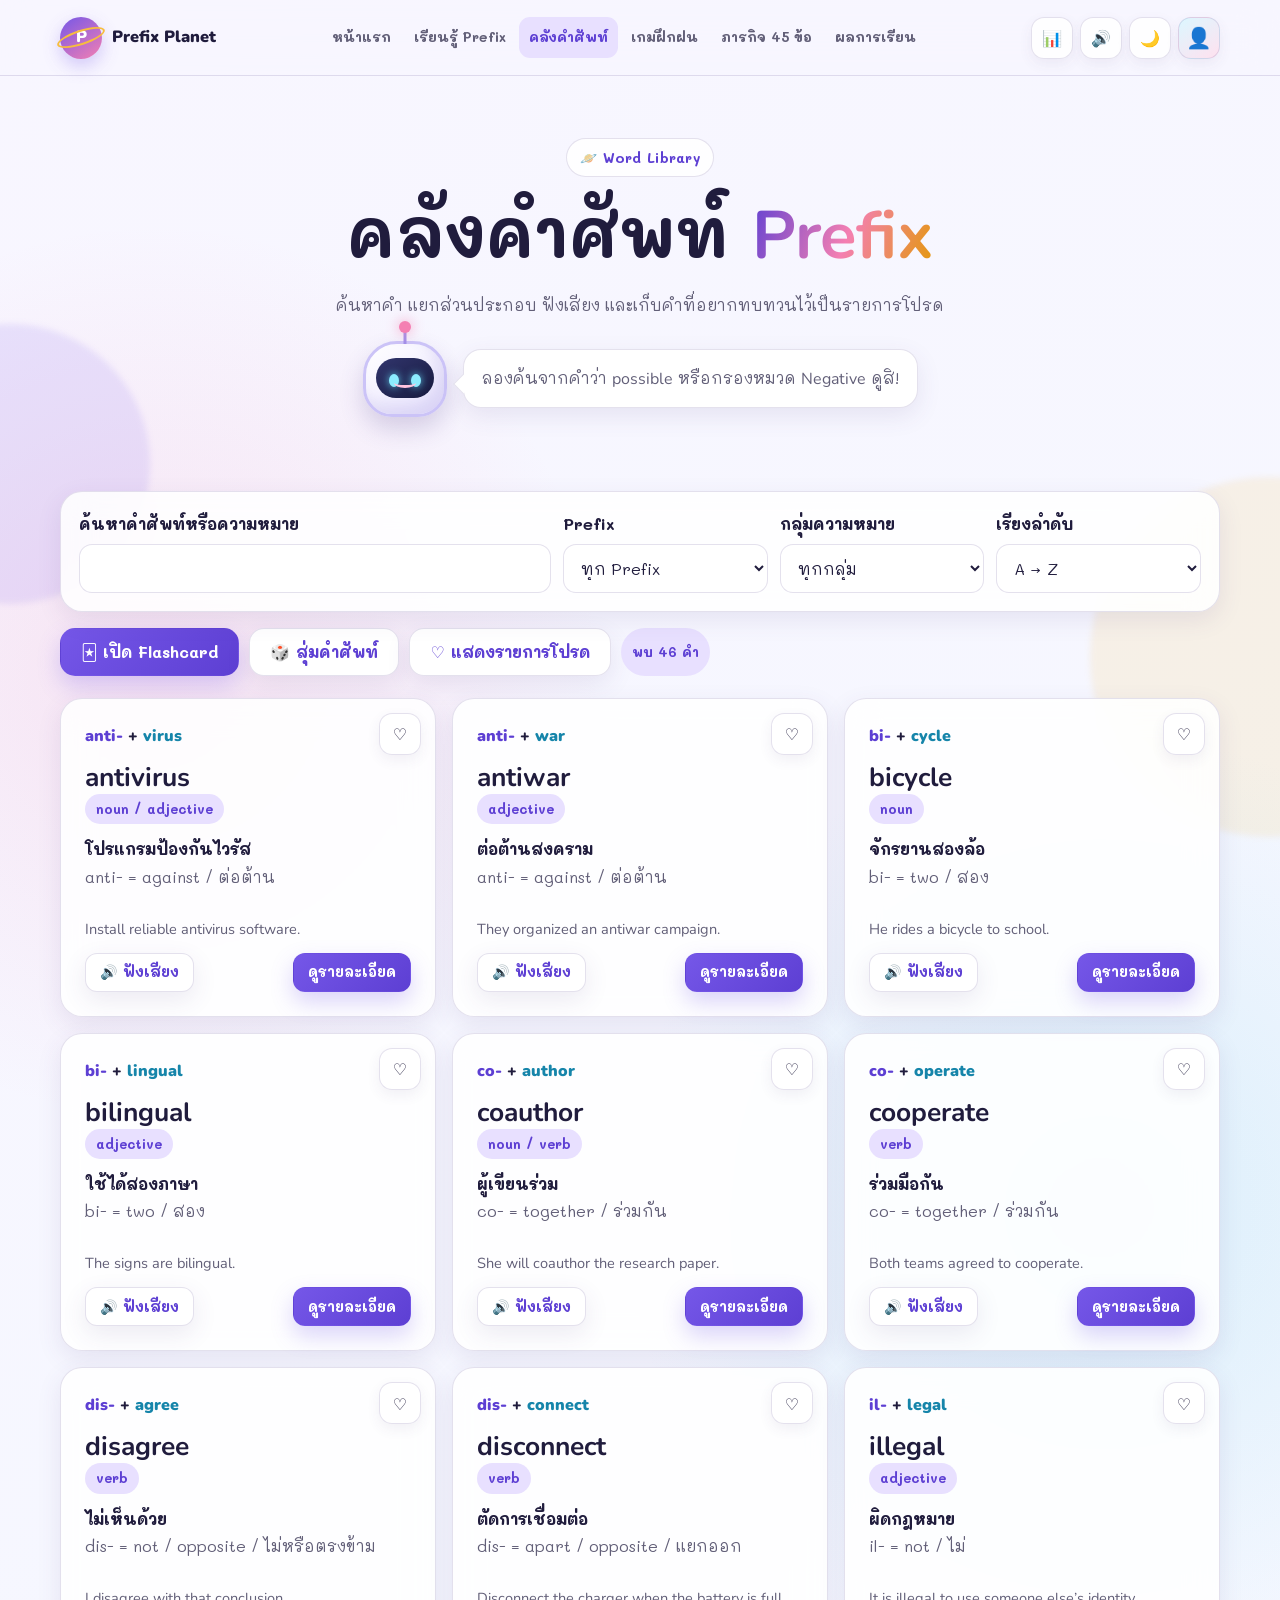
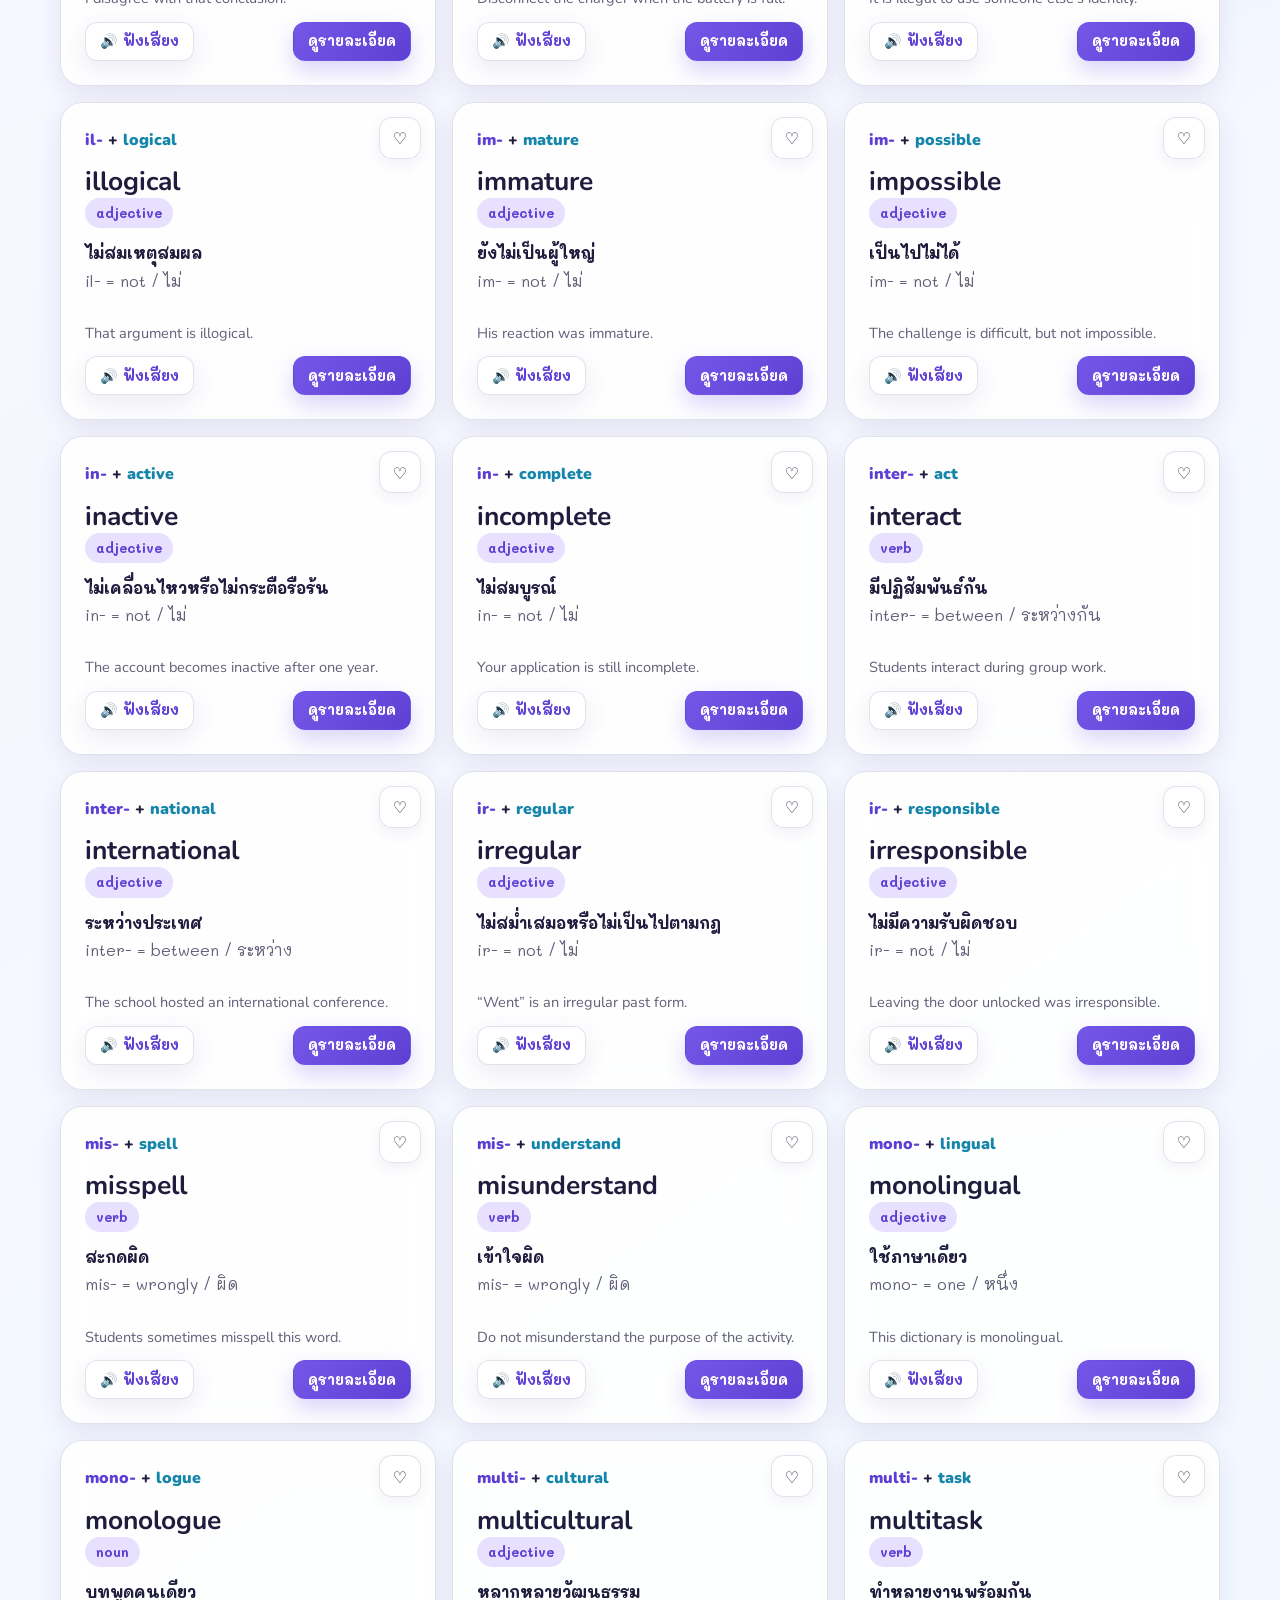
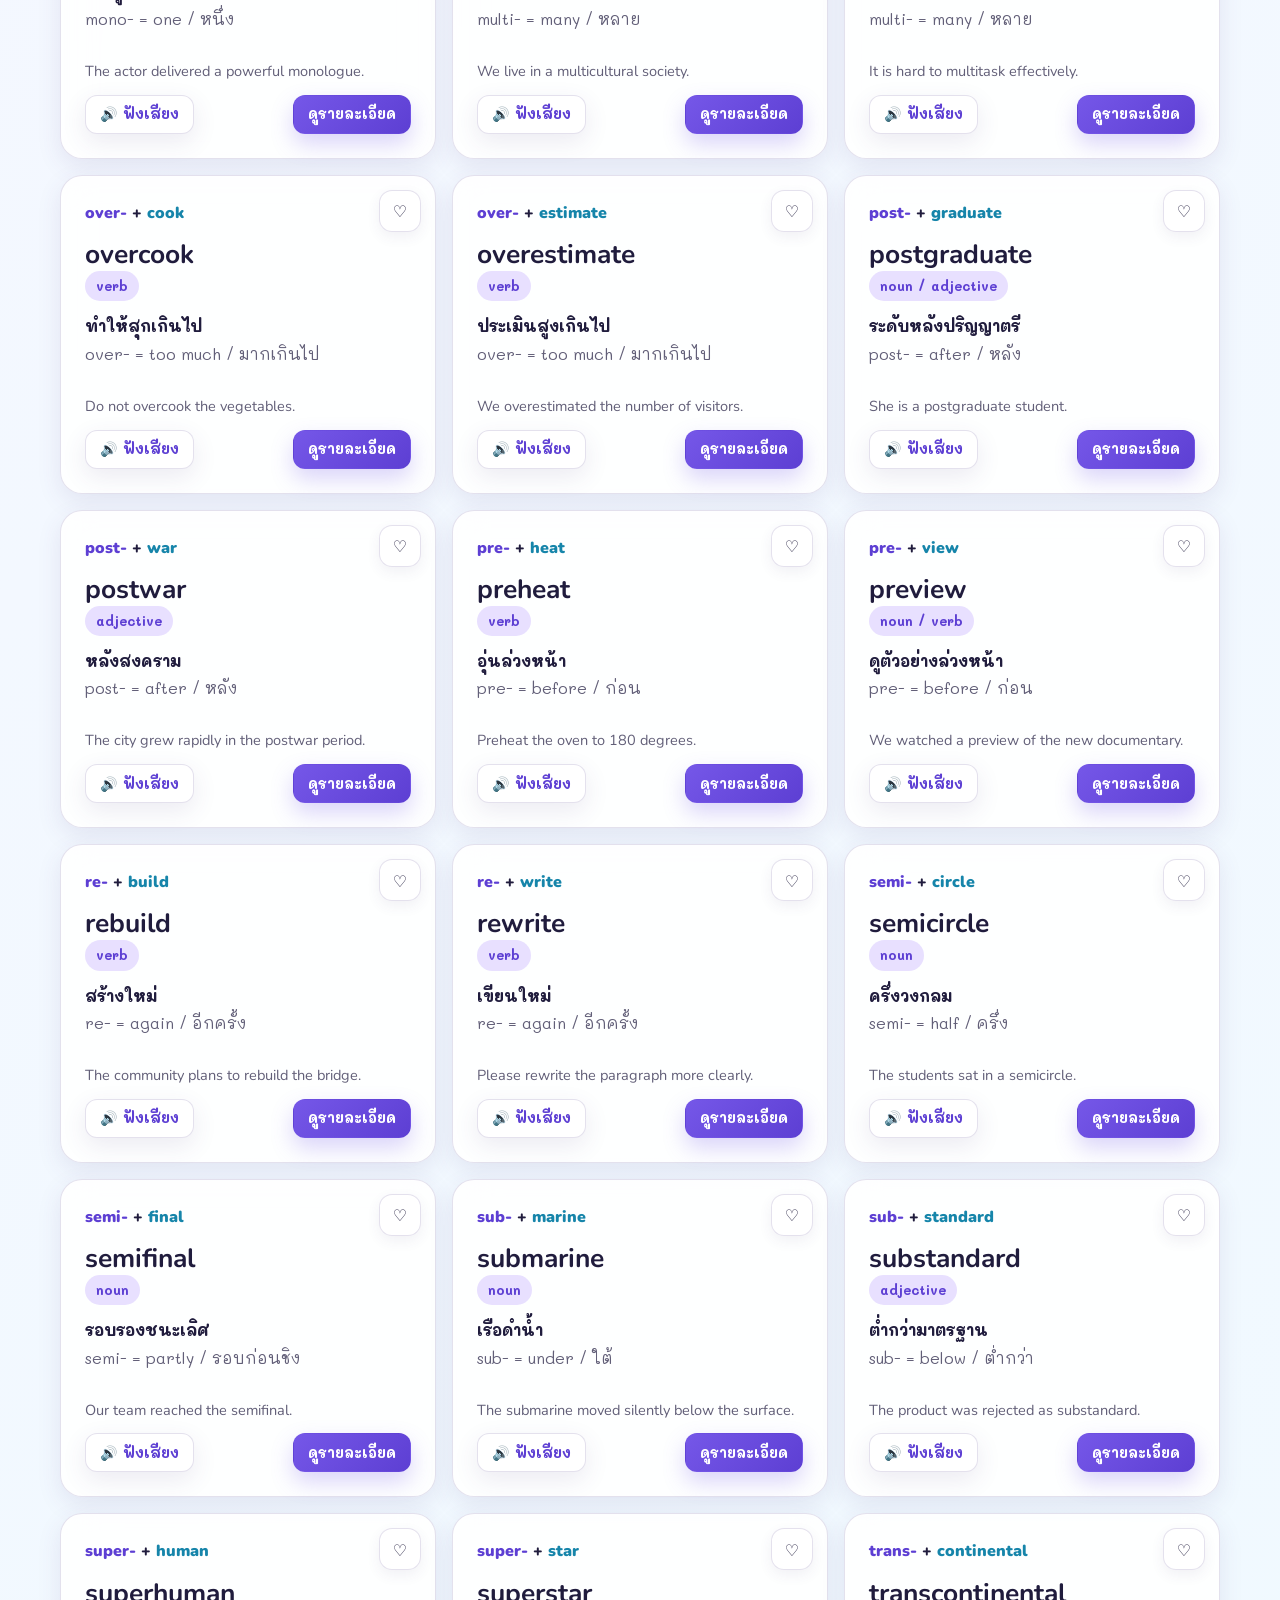
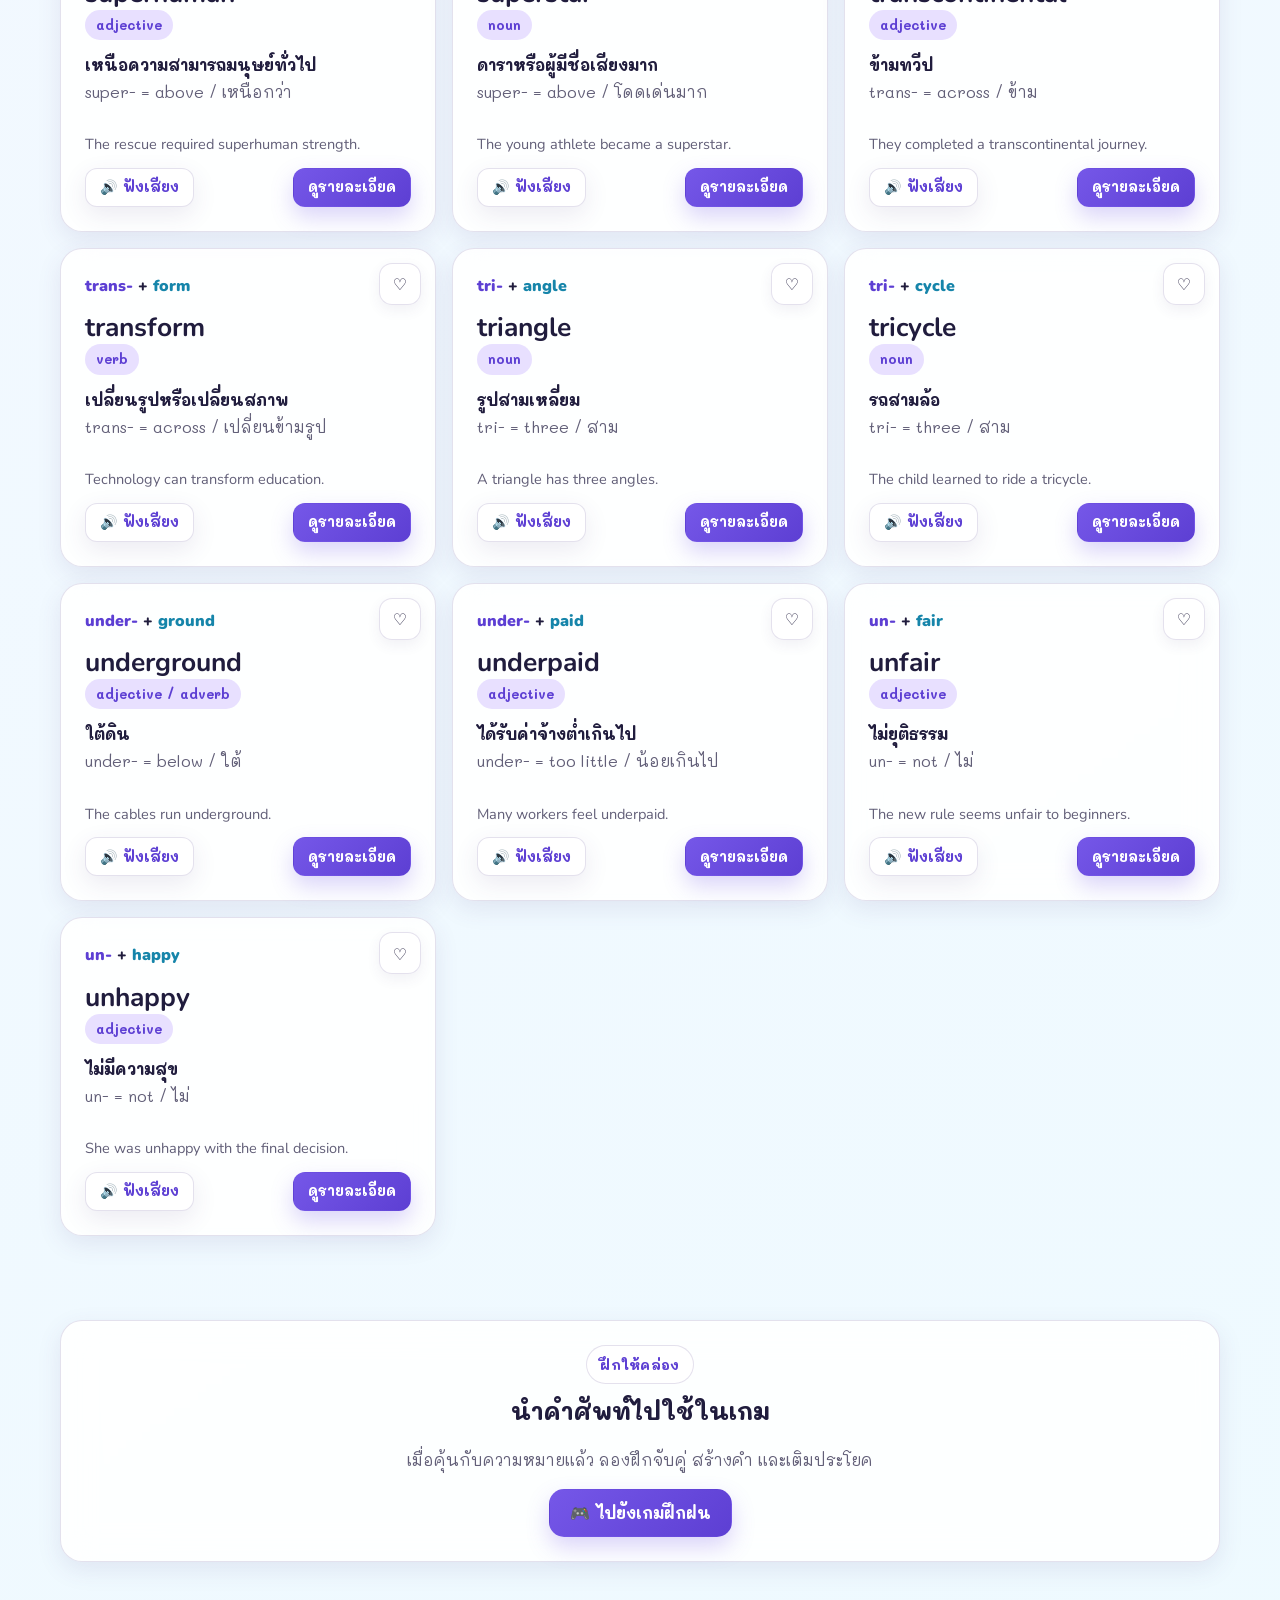
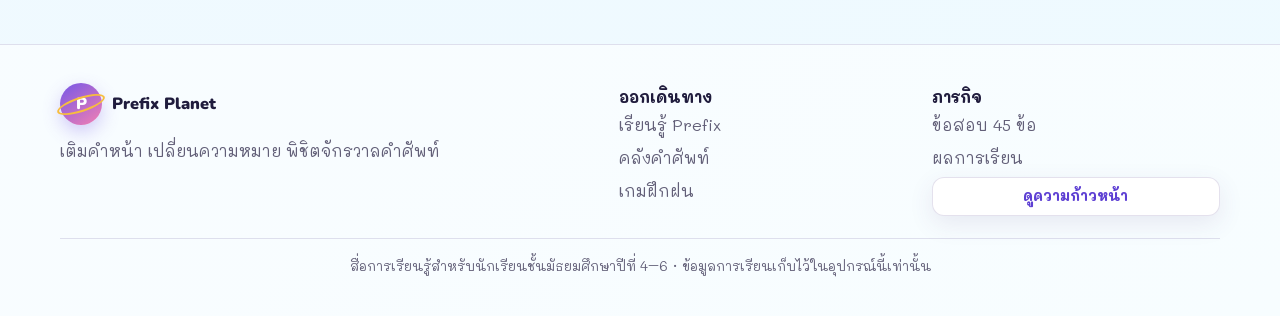
<file: vocabulary.html>
<!doctype html>
<html lang="th">
<head>
  <meta charset="utf-8">
  <meta name="viewport" content="width=device-width, initial-scale=1">
  <meta name="description" content="คลังคำศัพท์ Prefix ค้นหา กรอง บันทึกรายการโปรด และฝึกด้วย Flashcard">
  <meta name="theme-color" content="#7557e8">
  <title>คลังคำศัพท์ | Prefix Planet</title>
  <link rel="stylesheet" href="style.css">
  <link rel="stylesheet" href="responsive.css">
  <script src="main.js" defer></script>
  <script src="vocabulary.js" defer></script>
</head>
<body>
  <noscript><div class="noscript">กรุณาเปิด JavaScript เพื่อค้นหา กรอง และใช้ Flashcard</div></noscript>
  <div id="site-header"></div>

  <main id="main-content">
    <header class="page-hero">
      <div class="container">
        <span class="eyebrow">🪐 Word Library</span>
        <h1>คลังคำศัพท์ <span class="gradient-text en">Prefix</span></h1>
        <p>ค้นหาคำ แยกส่วนประกอบ ฟังเสียง และเก็บคำที่อยากทบทวนไว้เป็นรายการโปรด</p>
        <div class="puffy-wrap" style="justify-content:center;margin-top:22px">
          <div class="puffy" data-mood="happy" role="img" aria-label="Puffy กำลังดีใจ"><div class="puffy-face" aria-hidden="true"><span class="puffy-eye left"></span><span class="puffy-eye right"></span><span class="puffy-mouth"></span></div></div>
          <div class="speech-bubble">ลองค้นจากคำว่า <span class="en">possible</span> หรือกรองหมวด <span class="en">Negative</span> ดูสิ!</div>
        </div>
      </div>
    </header>

    <section class="section-sm">
      <div class="container">
        <div class="vocab-toolbar card" aria-label="เครื่องมือค้นหาและกรองคำศัพท์">
          <div class="field search-field">
            <label for="vocab-search">ค้นหาคำศัพท์หรือความหมาย</label>
            <input id="vocab-search" type="search" autocomplete="off" aria-describedby="vocab-count">
          </div>
          <div class="field"><label for="prefix-filter">Prefix</label><select id="prefix-filter"><option value="all">ทุก Prefix</option></select></div>
          <div class="field"><label for="group-filter">กลุ่มความหมาย</label><select id="group-filter"><option value="all">ทุกกลุ่ม</option><option value="negative">Negative / Opposite</option><option value="time">Time / Order</option><option value="number">Number</option><option value="position">Position / Direction</option><option value="degree">Degree / Amount</option><option value="relationship">Relationship</option></select></div>
          <div class="field"><label for="vocab-sort">เรียงลำดับ</label><select id="vocab-sort"><option value="az">A → Z</option><option value="za">Z → A</option><option value="prefix">ตาม Prefix</option></select></div>
        </div>

        <div class="vocab-actions">
          <button class="btn" id="flashcard-mode" type="button">🃏 เปิด Flashcard</button>
          <button class="btn btn-secondary" id="random-word" type="button">🎲 สุ่มคำศัพท์</button>
          <button class="btn btn-secondary" id="favorite-filter" type="button" aria-pressed="false">♡ แสดงรายการโปรด</button>
          <span class="chip" id="vocab-count" role="status">กำลังโหลดคำศัพท์…</span>
        </div>

        <div class="vocab-grid" id="vocab-grid" aria-live="polite">
          <div class="skeleton"></div><div class="skeleton"></div><div class="skeleton"></div>
        </div>
      </div>
    </section>

    <section class="section-sm">
      <div class="container card" style="text-align:center">
        <span class="eyebrow">ฝึกให้คล่อง</span>
        <h2>นำคำศัพท์ไปใช้ในเกม</h2>
        <p class="muted">เมื่อคุ้นกับความหมายแล้ว ลองฝึกจับคู่ สร้างคำ และเติมประโยค</p>
        <a class="btn" href="content.html#practice">🎮 ไปยังเกมฝึกฝน</a>
      </div>
    </section>
  </main>

  <div id="site-footer"></div>
</body>
</html>
</file>
<file: wordloom/styles.css>
:root {
  --paper: #f4f1e8;
  --paper-deep: #e8e2d5;
  --surface: #fffdf7;
  --ink: #18221d;
  --muted: #68706a;
  --line: #d4d0c4;
  --sage: #8da58d;
  --sage-dark: #476151;
  --clay: #c86f52;
  --blue: #526ca8;
  --yellow: #d7b85b;
  --danger: #b94d48;
  --shadow: 0 20px 60px rgba(31, 39, 34, .08);
  --sans: "Noto Sans Thai", "Leelawadee UI", Tahoma, Arial, sans-serif;
  --serif: Georgia, "Times New Roman", serif;
  --radius: 3px;
}

[data-theme="dark"] {
  --paper: #1b201d;
  --paper-deep: #252c27;
  --surface: #202722;
  --ink: #eef0e8;
  --muted: #a7b0a9;
  --line: #3b463f;
  --sage: #9cb39d;
  --sage-dark: #c5d5c6;
  --clay: #e08a6d;
  --blue: #91a7dc;
  --yellow: #ddc370;
  --shadow: 0 20px 60px rgba(0, 0, 0, .22);
}

* { box-sizing: border-box; }
html { scroll-behavior: smooth; }
body { margin: 0; min-width: 320px; background: var(--paper); color: var(--ink); font-family: var(--sans); line-height: 1.65; }
button, input, select { font: inherit; }
button { color: inherit; }
button:focus-visible, input:focus-visible, select:focus-visible, [tabindex]:focus-visible { outline: 3px solid var(--blue); outline-offset: 3px; }
button:disabled { opacity: .45; cursor: not-allowed; }
.container { width: min(1180px, calc(100% - 48px)); margin-inline: auto; }
.hidden { display: none !important; }
.skip-link { position: fixed; z-index: 1000; left: 16px; top: -100px; padding: 10px 16px; background: var(--ink); color: var(--paper); }
.skip-link:focus { top: 16px; }
.noscript { padding: 12px; text-align: center; background: var(--danger); color: white; }

.loading { position: fixed; inset: 0; z-index: 2000; display: grid; place-content: center; gap: 16px; text-align: center; background: var(--paper); transition: opacity .35s ease, visibility .35s ease; }
.loading.is-done { opacity: 0; visibility: hidden; }
.loading-mark { width: 54px; height: 54px; margin: auto; border: 1px solid var(--line); position: relative; animation: turn 2.4s linear infinite; }
.loading-mark::before, .loading-mark::after { content: ""; position: absolute; background: var(--clay); }
.loading-mark::before { width: 18px; height: 18px; left: 7px; top: 7px; }
.loading-mark::after { width: 10px; height: 10px; right: 7px; bottom: 7px; border-radius: 50%; }
@keyframes turn { to { transform: rotate(360deg); } }

.topbar { position: sticky; top: 0; z-index: 100; height: 82px; display: grid; grid-template-columns: 1fr auto 1fr; align-items: center; gap: 24px; padding: 0 max(24px, calc((100vw - 1180px)/2)); border-bottom: 1px solid var(--line); background: color-mix(in srgb, var(--paper) 92%, transparent); backdrop-filter: blur(14px); }
.brand { border: 0; background: transparent; padding: 0; display: inline-flex; align-items: center; gap: 12px; width: max-content; cursor: pointer; text-align: left; }
.brand b, .brand small { display: block; line-height: 1.15; letter-spacing: .14em; }
.brand b { font-size: .9rem; }
.brand small { margin-top: 4px; color: var(--muted); font-size: .57rem; }
.brand-mark { position: relative; display: grid; grid-template-columns: repeat(3, 6px); align-items: end; gap: 3px; width: 24px; height: 26px; }
.brand-mark i { display: block; background: var(--ink); }
.brand-mark i:nth-child(1) { height: 15px; }
.brand-mark i:nth-child(2) { height: 25px; background: var(--clay); }
.brand-mark i:nth-child(3) { height: 9px; }
.primary-nav { display: flex; align-items: center; gap: 28px; }
.primary-nav button { position: relative; border: 0; padding: 28px 0 24px; background: transparent; color: var(--muted); cursor: pointer; font-size: .88rem; }
.primary-nav button::after { content: ""; position: absolute; left: 50%; bottom: -1px; width: 0; height: 2px; background: var(--clay); transition: .25s ease; }
.primary-nav button.is-active { color: var(--ink); }
.primary-nav button.is-active::after { left: 0; width: 100%; }
.top-actions { justify-self: end; display: flex; gap: 8px; }
.icon-button, .menu-button { min-width: 38px; height: 38px; border: 1px solid var(--line); background: transparent; cursor: pointer; }
.menu-button { display: none; padding-inline: 12px; }

.view { display: none; min-height: calc(100vh - 82px); }
.view.is-active { display: block; animation: viewIn .36s ease; }
@keyframes viewIn { from { opacity: 0; transform: translateY(8px); } }
.eyebrow { margin: 0 0 12px; color: var(--clay); font-size: .72rem; font-weight: 800; letter-spacing: .2em; }
.hero { min-height: 650px; display: grid; grid-template-columns: 1.15fr .85fr; align-items: center; gap: 80px; padding-block: 80px; }
.hero h1, .page-intro h1 { margin: 0; max-width: 760px; font-family: var(--serif); font-weight: 400; line-height: .98; letter-spacing: -.045em; }
.hero h1 { font-size: clamp(4.2rem, 8vw, 7.6rem); }
.hero h1 em { color: var(--clay); font-weight: 400; }
.hero-lead { max-width: 600px; margin: 30px 0 0; color: var(--muted); font-size: 1.08rem; }
.hero-actions { display: flex; flex-wrap: wrap; gap: 12px; margin-top: 36px; }
.button { min-height: 46px; border: 1px solid var(--line); border-radius: var(--radius); padding: 11px 20px; background: transparent; cursor: pointer; transition: transform .2s ease, background .2s ease, border-color .2s ease; }
.button:hover { transform: translateY(-2px); }
.button-primary { border-color: var(--sage-dark); background: var(--sage-dark); color: var(--paper); }
[data-theme="dark"] .button-primary { color: #172019; }
.button-quiet { background: var(--surface); }
.button-dark { border-color: var(--ink); background: var(--ink); color: var(--paper); }
.button-wide { width: 100%; }
.word-composition { position: relative; min-height: 440px; padding: 56px; border: 1px solid var(--line); background: var(--surface); box-shadow: var(--shadow); }
.word-composition::before { content: ""; position: absolute; width: 86px; height: 86px; top: -30px; right: -26px; border-radius: 50%; background: var(--yellow); opacity: .75; }
.word-composition > p { margin: 0 0 64px; color: var(--muted); font-size: .68rem; letter-spacing: .18em; }
.formula-row { display: grid; grid-template-columns: 1fr auto 1fr; align-items: center; gap: 16px; }
.formula-row span { padding: 12px 6px; border-bottom: 1px solid var(--line); font-family: var(--serif); font-size: 2rem; text-align: center; }
.formula-row b { color: var(--clay); font-weight: 400; }
.formula-line { height: 36px; width: 1px; margin: auto; background: var(--line); }
.word-composition > strong, .word-composition > small { display: block; text-align: center; }
.word-composition > strong { font-family: var(--serif); font-size: 3rem; font-weight: 400; }
.word-composition > small { color: var(--clay); }
.composition-note { position: absolute; left: 28px; bottom: 24px; color: var(--muted); font-size: .73rem; line-height: 1.5; }
.facts-band { border-block: 1px solid var(--line); }
.facts-grid { display: grid; grid-template-columns: repeat(4, 1fr); }
.facts-grid article { display: flex; align-items: baseline; gap: 12px; padding: 28px 24px; border-right: 1px solid var(--line); }
.facts-grid article:first-child { border-left: 1px solid var(--line); }
.facts-grid b { font-family: var(--serif); font-size: 2.1rem; font-weight: 400; }
.facts-grid span { color: var(--muted); font-size: .78rem; }
.section-block { padding-block: 110px; }
.section-heading { display: grid; grid-template-columns: 1fr minmax(280px, 420px); align-items: end; gap: 50px; margin-bottom: 48px; }
.section-heading h2, .profile-strip h2, .builder-section h2, .quick-practice h2 { margin: 0; font-family: var(--serif); font-size: clamp(2.6rem, 5vw, 4.4rem); font-weight: 400; letter-spacing: -.03em; }
.section-heading > p { margin: 0; color: var(--muted); }
.section-heading.compact h2 { font-size: 3rem; }
.collection-grid { display: grid; grid-template-columns: repeat(3, 1fr); border-top: 1px solid var(--line); border-left: 1px solid var(--line); }
.collection-card { position: relative; min-height: 250px; padding: 28px; border-right: 1px solid var(--line); border-bottom: 1px solid var(--line); background: color-mix(in srgb, var(--surface) 45%, transparent); cursor: pointer; transition: background .2s ease; }
.collection-card:hover { background: var(--surface); }
.collection-card > span { color: var(--clay); font-family: var(--serif); font-size: 1.2rem; }
.collection-card h3 { margin: 38px 0 8px; font-family: var(--serif); font-size: 1.8rem; font-weight: 400; }
.collection-card p { margin: 0; color: var(--muted); font-size: .84rem; }
.prefix-chips { position: absolute; left: 28px; right: 28px; bottom: 25px; display: flex; flex-wrap: wrap; gap: 7px; }
.prefix-chips i { padding: 3px 8px; border: 1px solid var(--line); color: var(--sage-dark); font-size: .7rem; font-style: normal; }
.profile-strip { padding-block: 100px; background: var(--paper-deep); }
.profile-grid { display: grid; grid-template-columns: .85fr 1.15fr; gap: 100px; align-items: start; }
.profile-grid > div > p:last-child { max-width: 430px; color: var(--muted); }
.profile-form { padding: 36px; background: var(--surface); border: 1px solid var(--line); box-shadow: var(--shadow); }
.profile-form label, .builder-card label { display: grid; gap: 8px; color: var(--muted); font-size: .78rem; }
.profile-form input, .builder-card select, .practice-toolbar select { width: 100%; height: 48px; padding: 0 12px; border: 1px solid var(--line); border-radius: 0; background: var(--paper); color: var(--ink); }
.field-row { display: grid; grid-template-columns: 1fr 1fr; gap: 14px; margin-top: 14px; }
.profile-form fieldset { margin: 22px 0; padding: 0; border: 0; }
.profile-form legend { margin-bottom: 10px; color: var(--muted); font-size: .78rem; }
.avatar-choices { display: flex; gap: 12px; }
.avatar-choices label { position: relative; cursor: pointer; }
.avatar-choices input { position: absolute; opacity: 0; width: 1px; height: 1px; }
.avatar { display: block; width: 50px; height: 50px; border: 1px solid var(--line); background-color: var(--paper); transition: border-color .2s ease, transform .2s ease; }
.avatar-choices input:checked + .avatar { border: 2px solid var(--clay); transform: translateY(-3px); }
.avatar-arc { border-radius: 50% 50% 0 0; background: var(--sage); }
.avatar-dot { border-radius: 50%; background: radial-gradient(circle at center, var(--clay) 0 24%, transparent 25%), var(--paper); }
.avatar-grid { background-image: linear-gradient(var(--line) 1px, transparent 1px), linear-gradient(90deg, var(--line) 1px, transparent 1px); background-size: 12px 12px; }
.avatar-wave { border-radius: 50% 0 50% 0; background: var(--blue); }
.form-status { min-height: 22px; margin: 10px 0 0; color: var(--sage-dark); font-size: .78rem; text-align: center; }

.page-intro { padding-block: 90px 70px; border-bottom: 1px solid var(--line); }
.page-intro h1 { font-size: clamp(3.8rem, 7vw, 6.7rem); }
.page-intro > p:last-child { max-width: 610px; margin-top: 25px; color: var(--muted); }
.learning-layout { display: grid; grid-template-columns: 260px 1fr; gap: 70px; padding-block: 70px; }
.lesson-index { position: sticky; top: 115px; align-self: start; }
.lesson-index > p { color: var(--muted); font-size: .7rem; letter-spacing: .18em; }
.lesson-index button { width: 100%; display: grid; grid-template-columns: 34px 1fr; gap: 10px; border: 0; border-bottom: 1px solid var(--line); padding: 15px 0; background: transparent; color: var(--muted); cursor: pointer; text-align: left; }
.lesson-index button.is-active { color: var(--ink); }
.lesson-index button span { color: var(--clay); font-family: var(--serif); }
.lesson-paper { min-height: 560px; padding: 48px 54px; background: var(--surface); border: 1px solid var(--line); box-shadow: var(--shadow); }
.lesson-number { color: var(--clay); font-family: var(--serif); font-size: 1.2rem; }
.lesson-paper h2 { margin: 20px 0 14px; font-family: var(--serif); font-size: 3.2rem; font-weight: 400; line-height: 1.08; }
.lesson-paper > p { color: var(--muted); }
.lesson-rule { margin: 36px 0; padding: 20px 24px; border-left: 3px solid var(--sage); background: var(--paper); }
.lesson-examples { display: grid; grid-template-columns: repeat(2, 1fr); gap: 12px; }
.lesson-example { padding: 18px; border: 1px solid var(--line); }
.lesson-example strong { display: block; font-family: var(--serif); font-size: 1.3rem; font-weight: 400; }
.lesson-example span { color: var(--clay); font-size: .76rem; }
.lesson-example p { margin: 8px 0 0; color: var(--muted); font-size: .82rem; }
.builder-section { padding-bottom: 100px; }
.builder-card { display: grid; grid-template-columns: 1fr auto 1fr auto 1.4fr; align-items: end; gap: 20px; padding: 32px; border: 1px solid var(--line); background: var(--surface); }
.builder-card > span { padding-bottom: 13px; color: var(--clay); }
.builder-result { min-height: 48px; padding: 10px 14px; border-bottom: 2px solid var(--clay); }
.builder-result strong { margin-right: 8px; font-family: var(--serif); font-size: 1.45rem; font-weight: 400; }
.builder-result small { color: var(--muted); }

.practice-toolbar { display: grid; grid-template-columns: 1fr 220px auto; gap: 12px; margin-block: 50px 30px; }
.search-box { display: flex; align-items: center; gap: 10px; height: 48px; padding: 0 14px; border-bottom: 1px solid var(--ink); }
.search-box input { width: 100%; border: 0; outline: 0; background: transparent; color: var(--ink); }
.word-grid { display: grid; grid-template-columns: repeat(4, 1fr); gap: 14px; }
.word-card { position: relative; min-height: 220px; padding: 24px; border: 1px solid var(--line); background: var(--surface); cursor: pointer; perspective: 900px; }
.word-card .front, .word-card .back { transition: opacity .25s ease, transform .35s ease; backface-visibility: hidden; }
.word-card .back { position: absolute; inset: 24px; opacity: 0; transform: rotateY(180deg); }
.word-card.is-flipped .front { opacity: 0; transform: rotateY(180deg); }
.word-card.is-flipped .back { opacity: 1; transform: rotateY(0); }
.word-card small { color: var(--clay); letter-spacing: .12em; }
.word-card h3 { margin: 28px 0 6px; font-family: var(--serif); font-size: 2rem; font-weight: 400; }
.word-card p { margin: 0; color: var(--muted); font-size: .82rem; }
.word-card .back strong { display: block; margin-top: 18px; font-family: var(--serif); font-size: 1.35rem; font-weight: 400; }
.word-card .back i { display: block; margin-top: 12px; color: var(--muted); font-size: .78rem; font-style: normal; }
.quick-practice { padding-block: 90px; }
.practice-panel { max-width: 760px; margin: auto; padding: 45px; border: 1px solid var(--line); background: var(--surface); box-shadow: var(--shadow); }
.practice-panel h2 { font-size: 3rem; }
.practice-panel > p:not(.eyebrow) { min-height: 60px; color: var(--muted); }
.practice-options { display: grid; grid-template-columns: 1fr 1fr; gap: 10px; }
.practice-options button { min-height: 48px; border: 1px solid var(--line); background: var(--paper); cursor: pointer; }
.practice-options button.is-correct { border-color: var(--sage-dark); background: var(--sage); color: #132018; }
.practice-options button.is-wrong { border-color: var(--danger); background: color-mix(in srgb, var(--danger) 15%, var(--surface)); }
.practice-footer { display: flex; justify-content: space-between; align-items: center; margin-top: 24px; }

.quiz-welcome { min-height: calc(100vh - 82px); display: grid; grid-template-columns: 1.2fr .8fr; align-items: center; gap: 80px; padding-block: 80px; }
.quiz-welcome h1 { margin: 0; font-family: var(--serif); font-size: clamp(4rem, 7vw, 7rem); font-weight: 400; line-height: .94; letter-spacing: -.04em; }
.quiz-welcome-copy > p:not(.eyebrow), .quiz-welcome li { color: var(--muted); }
.quiz-welcome ul { margin: 28px 0; padding-left: 22px; }
.quiz-welcome .button { margin-right: 8px; }
.quiz-specimen { width: min(100%, 390px); aspect-ratio: 4/5; justify-self: end; display: grid; place-content: center; position: relative; border: 1px solid var(--line); background: var(--surface); box-shadow: var(--shadow); text-align: center; }
.quiz-specimen::before, .quiz-specimen::after { content: ""; position: absolute; border: 1px solid var(--line); }
.quiz-specimen::before { inset: 18px; }
.quiz-specimen::after { width: 90px; height: 90px; border-radius: 50%; top: 50px; left: -45px; background: var(--clay); opacity: .8; }
.quiz-specimen span { font-family: var(--serif); font-size: 8rem; line-height: .8; }
.quiz-specimen i { color: var(--clay); font-style: normal; letter-spacing: .16em; }
.quiz-specimen b { position: absolute; right: 30px; bottom: 26px; font-size: .7rem; letter-spacing: .16em; }
.quiz-workspace { min-height: calc(100vh - 82px); }
.quiz-statusbar { display: grid; grid-template-columns: 1fr auto 1fr; align-items: center; gap: 30px; padding: 18px max(24px, calc((100vw - 1180px)/2)); border-bottom: 1px solid var(--line); background: var(--surface); }
.quiz-statusbar > div:first-child span, .timer-wrap span { display: block; color: var(--muted); font-size: .68rem; }
.quiz-statusbar strong { font-size: .9rem; }
.timer-wrap { text-align: center; }
.timer-wrap strong { font-family: var(--serif); font-size: 1.7rem; font-weight: 400; }
.timer-wrap strong.warning { color: #c56f16; }
.timer-wrap strong.danger { color: var(--danger); }
.status-actions { justify-self: end; display: flex; gap: 8px; }
.small-button { border: 0; border-bottom: 1px solid var(--line); padding: 6px 8px; background: transparent; cursor: pointer; color: var(--muted); font-size: .75rem; }
.quiz-progress { height: 4px; background: var(--paper-deep); }
.quiz-progress span { display: block; width: 0; height: 100%; background: var(--clay); transition: width .25s ease; }
.quiz-layout { display: grid; grid-template-columns: 150px minmax(0, 1fr) 240px; gap: 28px; padding-block: 36px 70px; }
.quiz-aside, .navigator-wrap { align-self: start; position: sticky; top: 108px; }
.quiz-aside > p, .navigator-heading p { margin: 0 0 14px; color: var(--muted); font-size: .68rem; letter-spacing: .12em; }
.quiz-collections { display: grid; gap: 4px; }
.quiz-collection { display: grid; grid-template-columns: 28px 1fr; gap: 8px; align-items: center; border: 0; padding: 8px 0; background: transparent; color: var(--muted); text-align: left; cursor: pointer; font-size: .72rem; }
.quiz-collection i { width: 22px; height: 5px; border: 1px solid var(--line); }
.quiz-collection.is-active { color: var(--ink); }
.quiz-collection.is-active i { background: var(--clay); border-color: var(--clay); }
.quiz-collection.is-complete i { background: var(--sage); border-color: var(--sage); }
.completion-count { margin-top: 40px; padding-top: 20px; border-top: 1px solid var(--line); display: flex; align-items: flex-start; gap: 9px; }
.completion-count span { font-family: var(--serif); font-size: 2.2rem; line-height: 1; }
.completion-count small { color: var(--muted); font-size: .65rem; line-height: 1.35; }
.question-card { min-height: 580px; padding: 48px; border: 1px solid var(--line); background: var(--surface); box-shadow: var(--shadow); }
.question-meta { display: flex; justify-content: space-between; gap: 20px; color: var(--clay); font-size: .64rem; letter-spacing: .15em; }
.question-meta span:last-child { color: var(--muted); letter-spacing: 0; }
.question-card h2 { min-height: 130px; margin: 55px 0 30px; font-family: var(--serif); font-size: clamp(1.8rem, 3vw, 2.7rem); font-weight: 400; line-height: 1.25; }
.question-options { display: grid; gap: 10px; }
.option-button { display: grid; grid-template-columns: 34px 1fr; align-items: center; gap: 14px; min-height: 56px; padding: 10px 16px; border: 1px solid var(--line); background: var(--paper); cursor: pointer; text-align: left; }
.option-button span:first-child { display: grid; place-items: center; width: 27px; height: 27px; border: 1px solid var(--line); border-radius: 50%; font-family: var(--serif); font-size: .8rem; }
.option-button:hover { border-color: var(--sage-dark); }
.option-button.is-selected { border-color: var(--sage-dark); background: color-mix(in srgb, var(--sage) 20%, var(--surface)); }
.option-button.is-selected span:first-child { border-color: var(--sage-dark); background: var(--sage-dark); color: var(--paper); }
.question-controls { display: grid; grid-template-columns: 1fr auto 1fr; gap: 10px; align-items: center; margin-top: 36px; }
.question-controls .button:last-child { justify-self: end; }
.mark-button { border: 0; background: transparent; color: var(--muted); cursor: pointer; font-size: .75rem; }
.mark-button.is-marked { color: #aa7415; }
.navigator-wrap { padding: 20px; border: 1px solid var(--line); background: var(--surface); }
.navigator-heading { display: flex; justify-content: space-between; }
.navigator-heading button { border: 0; background: transparent; color: var(--muted); cursor: pointer; font-size: .7rem; }
.question-navigator { display: grid; grid-template-columns: repeat(5, 1fr); gap: 5px; max-height: 310px; overflow: auto; padding: 2px; }
.question-navigator button { aspect-ratio: 1; border: 1px solid var(--line); background: var(--paper); color: var(--muted); cursor: pointer; font-size: .68rem; }
.question-navigator button.is-answered { border-color: var(--sage); background: color-mix(in srgb, var(--sage) 28%, var(--surface)); color: var(--ink); }
.question-navigator button.is-current { border: 2px solid var(--blue); color: var(--ink); }
.question-navigator button.is-marked { box-shadow: inset 0 -4px var(--yellow); }
.navigator-legend { display: grid; gap: 6px; margin-block: 16px; color: var(--muted); font-size: .62rem; }
.navigator-legend span { display: flex; align-items: center; gap: 7px; }
.navigator-legend i { width: 11px; height: 11px; border: 1px solid var(--line); }
.navigator-legend i.answered { background: var(--sage); }
.navigator-legend i.current { border: 2px solid var(--blue); }
.navigator-legend i.marked { border-bottom: 4px solid var(--yellow); }
.focus-mode .topbar, .focus-mode .quiz-aside, .focus-mode .navigator-wrap, .focus-mode .footer { display: none; }
.focus-mode .quiz-statusbar { position: sticky; top: 0; z-index: 50; }
.focus-mode .quiz-layout { grid-template-columns: minmax(0, 760px); justify-content: center; }

.result-page { padding-block: 70px 100px; }
.result-hero { display: grid; grid-template-columns: 1fr 320px; gap: 70px; align-items: center; padding-bottom: 60px; border-bottom: 1px solid var(--line); }
.result-hero h1 { margin: 0; font-family: var(--serif); font-size: clamp(3.6rem, 7vw, 6.5rem); font-weight: 400; line-height: .95; }
.result-hero > div > p { color: var(--muted); }
.score-seal { aspect-ratio: 1; display: grid; place-content: center; position: relative; border: 1px solid var(--line); border-radius: 50%; text-align: center; }
.score-seal::before { content: ""; position: absolute; inset: 14px; border: 1px dashed var(--line); border-radius: 50%; }
.score-seal strong { font-family: var(--serif); font-size: 5rem; font-weight: 400; line-height: .85; }
.score-seal span { color: var(--clay); }
.result-summary { display: grid; grid-template-columns: repeat(4, 1fr); border-left: 1px solid var(--line); margin-block: 45px; }
.result-summary article { padding: 22px; border: 1px solid var(--line); border-left: 0; }
.result-summary span { display: block; color: var(--muted); font-size: .7rem; }
.result-summary strong { font-family: var(--serif); font-size: 2rem; font-weight: 400; }
.badge-row { display: flex; flex-wrap: wrap; gap: 10px; margin-bottom: 50px; }
.badge { padding: 10px 14px; border: 1px solid var(--line); background: var(--surface); font-size: .78rem; }
.badge.is-earned { border-color: var(--yellow); box-shadow: inset 4px 0 var(--yellow); }
.collection-scores { display: grid; grid-template-columns: .7fr 1.3fr; gap: 50px; margin-block: 50px; }
.collection-scores h2, .review-section h2 { margin: 0; font-family: var(--serif); font-size: 2.7rem; font-weight: 400; }
.score-bars { display: grid; gap: 13px; }
.score-bar { display: grid; grid-template-columns: 130px 1fr 42px; align-items: center; gap: 12px; color: var(--muted); font-size: .75rem; }
.score-bar i { height: 8px; background: var(--paper-deep); }
.score-bar i span { display: block; height: 100%; background: var(--sage-dark); }
.result-actions { display: flex; flex-wrap: wrap; gap: 10px; margin-block: 45px; }
.review-section { padding-top: 55px; border-top: 1px solid var(--line); }
.review-toolbar { display: flex; flex-wrap: wrap; gap: 8px; margin-block: 24px; }
.review-toolbar button { padding: 7px 12px; border: 1px solid var(--line); background: transparent; cursor: pointer; font-size: .73rem; }
.review-toolbar button.is-active { background: var(--ink); color: var(--paper); }
.review-list { display: grid; gap: 12px; }
.review-card { padding: 24px; border: 1px solid var(--line); background: var(--surface); }
.review-card header { display: flex; justify-content: space-between; gap: 20px; }
.review-card header span { color: var(--muted); font-size: .7rem; }
.review-card h3 { margin: 18px 0; font-family: var(--serif); font-size: 1.35rem; font-weight: 400; }
.review-answer { display: grid; grid-template-columns: 1fr 1fr; gap: 10px; }
.review-answer div { padding: 12px; border: 1px solid var(--line); font-size: .78rem; }
.review-answer small { display: block; color: var(--muted); }
.review-answer .right { border-left: 4px solid var(--sage); }
.review-answer .wrong { border-left: 4px solid var(--danger); }
.word-breakdown { display: flex; flex-wrap: wrap; gap: 8px; margin-top: 16px; }
.word-breakdown span { padding: 6px 9px; background: var(--paper); color: var(--muted); font-size: .7rem; }
.review-card > p { margin-bottom: 0; color: var(--muted); font-size: .82rem; }

.footer { border-top: 1px solid var(--line); }
.footer .container { min-height: 100px; display: grid; grid-template-columns: 1fr auto 1fr; align-items: center; gap: 20px; }
.footer span { font-size: .7rem; letter-spacing: .15em; }
.footer p { color: var(--muted); font-size: .75rem; }
.footer button { justify-self: end; border: 0; background: transparent; color: var(--muted); cursor: pointer; font-size: .72rem; }
.toast { position: fixed; z-index: 500; right: 22px; bottom: 22px; max-width: min(380px, calc(100% - 44px)); padding: 13px 18px; background: var(--ink); color: var(--paper); box-shadow: var(--shadow); opacity: 0; transform: translateY(10px); pointer-events: none; transition: .25s ease; font-size: .8rem; }
.toast.is-visible { opacity: 1; transform: translateY(0); }
.transition-overlay { position: fixed; inset: 0; z-index: 600; display: grid; place-items: center; padding: 24px; background: color-mix(in srgb, var(--ink) 88%, transparent); color: var(--paper); }
.transition-overlay > div { width: min(520px, 100%); padding: 50px; border: 1px solid color-mix(in srgb, var(--paper) 35%, transparent); text-align: center; }
.transition-overlay p { color: var(--yellow); font-size: .7rem; letter-spacing: .18em; }
.transition-overlay h2 { margin: 12px 0; font-family: var(--serif); font-size: 3rem; font-weight: 400; }
.transition-overlay span { display: block; margin-bottom: 24px; color: color-mix(in srgb, var(--paper) 70%, transparent); }
.modal { width: min(520px, calc(100% - 32px)); padding: 0; border: 1px solid var(--line); background: var(--surface); color: var(--ink); box-shadow: var(--shadow); }
.modal::backdrop { background: rgba(17, 24, 20, .68); backdrop-filter: blur(3px); }
.modal form { padding: 34px; }
.modal h2 { margin: 8px 0 14px; font-family: var(--serif); font-size: 2.2rem; font-weight: 400; }
.modal #modalBody { color: var(--muted); font-size: .86rem; }
.modal-actions { display: flex; justify-content: flex-end; gap: 8px; margin-top: 28px; }
.unanswered-list { display: flex; flex-wrap: wrap; gap: 6px; margin-top: 12px; }
.unanswered-list span { padding: 3px 8px; border: 1px solid var(--line); }
.confetti { position: fixed; z-index: 800; top: -20px; width: 8px; height: 14px; pointer-events: none; animation: fall 2.8s linear forwards; }
@keyframes fall { to { transform: translate3d(var(--drift), 110vh, 0) rotate(640deg); } }

@media (max-width: 1020px) {
  .topbar { grid-template-columns: 1fr auto; }
  .primary-nav { position: fixed; top: 82px; left: 0; right: 0; display: none; padding: 18px 24px; border-bottom: 1px solid var(--line); background: var(--surface); }
  .primary-nav.is-open { display: grid; }
  .primary-nav button { padding: 10px 0; text-align: left; }
  .primary-nav button::after { display: none; }
  .menu-button { display: block; }
  .hero { grid-template-columns: 1fr 370px; gap: 36px; }
  .collection-grid { grid-template-columns: repeat(2, 1fr); }
  .word-grid { grid-template-columns: repeat(3, 1fr); }
  .quiz-layout { grid-template-columns: minmax(0, 1fr) 220px; }
  .quiz-aside { display: none; }
}

@media (max-width: 760px) {
  .container { width: min(100% - 30px, 1180px); }
  .topbar { height: 68px; padding-inline: 15px; }
  .primary-nav { top: 68px; }
  .hero { min-height: auto; grid-template-columns: 1fr; padding-block: 55px; }
  .hero h1 { font-size: clamp(3.8rem, 19vw, 6rem); }
  .hero-lead { font-size: .96rem; }
  .word-composition { min-height: 390px; padding: 36px 30px; }
  .facts-grid { grid-template-columns: repeat(2, 1fr); }
  .facts-grid article:nth-child(odd) { border-left: 1px solid var(--line); }
  .facts-grid article { padding: 18px 15px; border-bottom: 1px solid var(--line); }
  .section-block { padding-block: 70px; }
  .section-heading { grid-template-columns: 1fr; gap: 14px; }
  .collection-grid { grid-template-columns: 1fr; }
  .collection-card { min-height: 220px; }
  .profile-strip { padding-block: 70px; }
  .profile-grid { grid-template-columns: 1fr; gap: 35px; }
  .profile-form { padding: 25px 20px; }
  .page-intro { padding-block: 60px 45px; }
  .page-intro h1 { font-size: clamp(3.2rem, 15vw, 5rem); }
  .learning-layout { grid-template-columns: 1fr; gap: 20px; padding-block: 35px; }
  .lesson-index { position: static; overflow-x: auto; }
  .lesson-index > p { display: none; }
  .lesson-index > div { display: flex; width: max-content; }
  .lesson-index button { min-width: 165px; padding-right: 20px; }
  .lesson-paper { padding: 30px 22px; }
  .lesson-paper h2 { font-size: 2.4rem; }
  .lesson-examples { grid-template-columns: 1fr; }
  .builder-card { grid-template-columns: 1fr; gap: 8px; align-items: stretch; }
  .builder-card > span { display: none; }
  .practice-toolbar { grid-template-columns: 1fr; margin-block: 30px 20px; }
  .word-grid { grid-template-columns: repeat(2, 1fr); gap: 8px; }
  .word-card { min-height: 200px; padding: 17px; }
  .word-card .back { inset: 17px; }
  .practice-panel { padding: 30px 20px; }
  .practice-options { grid-template-columns: 1fr; }
  .quiz-welcome { min-height: auto; grid-template-columns: 1fr; gap: 45px; padding-block: 55px; }
  .quiz-welcome h1 { font-size: clamp(3.4rem, 16vw, 5.5rem); }
  .quiz-specimen { justify-self: center; max-width: 300px; }
  .quiz-statusbar { grid-template-columns: 1fr auto; gap: 12px; padding: 12px 15px; }
  .status-actions { grid-column: 1 / -1; justify-self: stretch; justify-content: space-between; }
  .quiz-layout { grid-template-columns: 1fr; padding-block: 15px 50px; }
  .question-card { min-height: 0; padding: 28px 18px; }
  .question-card h2 { min-height: 0; margin: 38px 0 24px; font-size: 1.8rem; }
  .question-controls { grid-template-columns: 1fr 1fr; }
  .mark-button { grid-column: 1 / -1; grid-row: 1; }
  .navigator-wrap { position: static; }
  .question-navigator { grid-template-columns: repeat(10, 1fr); max-height: none; }
  .result-hero { grid-template-columns: 1fr; gap: 35px; }
  .score-seal { width: 240px; margin: auto; }
  .result-summary { grid-template-columns: repeat(2, 1fr); }
  .collection-scores { grid-template-columns: 1fr; gap: 25px; }
  .review-answer { grid-template-columns: 1fr; }
  .footer .container { grid-template-columns: 1fr auto; padding-block: 20px; }
  .footer p { display: none; }
}

@media (max-width: 440px) {
  .word-grid { grid-template-columns: 1fr; }
  .field-row { grid-template-columns: 1fr; }
  .question-navigator { grid-template-columns: repeat(6, 1fr); }
  .question-controls { gap: 6px; }
  .question-controls .button { padding-inline: 10px; font-size: .78rem; }
  .result-summary { grid-template-columns: 1fr 1fr; }
}

@media print {
  .topbar, .footer, .result-actions, .review-toolbar, .toast { display: none !important; }
  body { background: white; color: #111; }
  .view { display: none !important; }
  #view-result { display: block !important; }
  .result-page { width: 100%; padding: 0; }
  .review-card { break-inside: avoid; }
}

@media (prefers-reduced-motion: reduce) {
  *, *::before, *::after { scroll-behavior: auto !important; animation-duration: .01ms !important; animation-iteration-count: 1 !important; transition-duration: .01ms !important; }
}
</file>
<file: style.css>
/* =========================================================
   Prefix Planet: The Lost Words — Core styles
   ========================================================= */
@import url('https://fonts.googleapis.com/css2?family=Mali:wght@400;500;600;700&family=Nunito:wght@400;500;600;700;800;900&display=swap');

:root {
  color-scheme: light;
  --bg: #f8f6ff;
  --bg-2: #eefaff;
  --surface: rgba(255, 255, 255, 0.88);
  --surface-solid: #ffffff;
  --surface-soft: #f1edff;
  --ink: #201c3d;
  --muted: #625f78;
  --line: rgba(90, 70, 146, 0.16);
  --primary: #7557e8;
  --primary-strong: #5d3fd3;
  --primary-soft: #e8e0ff;
  --cyan: #5dc8e8;
  --cyan-soft: #dcf7ff;
  --pink: #f47fb2;
  --pink-soft: #ffe1ef;
  --gold: #f7bd3e;
  --gold-soft: #fff2c7;
  --green: #37b778;
  --green-soft: #dcf8e9;
  --red: #e65b6f;
  --red-soft: #ffe0e5;
  --orange: #ef8c31;
  --navy: #171a3e;
  --shadow-sm: 0 8px 24px rgba(74, 57, 126, 0.10);
  --shadow: 0 18px 50px rgba(74, 57, 126, 0.16);
  --radius-sm: 14px;
  --radius: 22px;
  --radius-lg: 32px;
  --nav-height: 76px;
  --font-th: 'Mali', system-ui, sans-serif;
  --font-en: 'Nunito', system-ui, sans-serif;
  --focus: 0 0 0 4px rgba(93, 200, 232, 0.35);
}

[data-theme='dark'] {
  color-scheme: dark;
  --bg: #11142f;
  --bg-2: #171b42;
  --surface: rgba(28, 32, 70, 0.90);
  --surface-solid: #202552;
  --surface-soft: #292e62;
  --ink: #f8f7ff;
  --muted: #c7c5dc;
  --line: rgba(214, 207, 255, 0.17);
  --primary: #a48cff;
  --primary-strong: #c2b3ff;
  --primary-soft: #352f6b;
  --cyan-soft: #173b54;
  --pink-soft: #572c49;
  --gold-soft: #55451d;
  --green-soft: #164936;
  --red-soft: #5a2631;
  --shadow-sm: 0 8px 24px rgba(0, 0, 0, 0.24);
  --shadow: 0 18px 50px rgba(0, 0, 0, 0.34);
}

*,
*::before,
*::after { box-sizing: border-box; }

html { scroll-behavior: smooth; }

body {
  margin: 0;
  min-height: 100vh;
  overflow-x: hidden;
  background:
    radial-gradient(circle at 12% 10%, rgba(244, 127, 178, 0.16), transparent 28rem),
    radial-gradient(circle at 86% 18%, rgba(93, 200, 232, 0.18), transparent 30rem),
    linear-gradient(145deg, var(--bg), var(--bg-2));
  color: var(--ink);
  font-family: var(--font-th);
  font-size: 16px;
  line-height: 1.7;
}

body::before,
body::after {
  position: fixed;
  z-index: -2;
  content: '';
  border-radius: 999px;
  filter: blur(3px);
  pointer-events: none;
}

body::before {
  width: 280px;
  height: 280px;
  left: -130px;
  top: 36%;
  background: rgba(117, 87, 232, 0.12);
}

body::after {
  width: 360px;
  height: 360px;
  right: -170px;
  bottom: 7%;
  background: rgba(247, 189, 62, 0.12);
}

button,
input,
select { font: inherit; }

button,
a { -webkit-tap-highlight-color: transparent; }

a { color: inherit; text-decoration: none; }

img,
svg,
canvas { display: block; max-width: 100%; }

h1,
h2,
h3,
h4,
p { margin-top: 0; }

h1,
h2,
h3,
h4 { line-height: 1.25; }

.en { font-family: var(--font-en); }

.sr-only {
  position: absolute !important;
  width: 1px !important;
  height: 1px !important;
  padding: 0 !important;
  margin: -1px !important;
  overflow: hidden !important;
  clip: rect(0, 0, 0, 0) !important;
  white-space: nowrap !important;
  border: 0 !important;
}

.skip-link {
  position: fixed;
  top: 8px;
  left: 12px;
  z-index: 2000;
  transform: translateY(-150%);
  padding: 10px 16px;
  border-radius: 12px;
  background: var(--navy);
  color: white;
  font-weight: 700;
}

.skip-link:focus { transform: translateY(0); }

:focus-visible {
  outline: 3px solid var(--cyan);
  outline-offset: 3px;
}

.container {
  width: min(1160px, calc(100% - 32px));
  margin-inline: auto;
}

.narrow { width: min(820px, calc(100% - 32px)); }

.section { padding: 76px 0; }

.section-sm { padding: 42px 0; }

.section-title {
  max-width: 760px;
  margin: 0 auto 32px;
  text-align: center;
}

.section-title h2 {
  margin-bottom: 10px;
  font-size: clamp(1.8rem, 4vw, 2.65rem);
}

.section-title p { color: var(--muted); }

.eyebrow {
  display: inline-flex;
  align-items: center;
  gap: 8px;
  margin-bottom: 12px;
  padding: 7px 13px;
  border: 1px solid var(--line);
  border-radius: 999px;
  background: var(--surface);
  color: var(--primary-strong);
  font-size: 0.86rem;
  font-weight: 800;
  letter-spacing: 0.02em;
}

.glass,
.card {
  border: 1px solid var(--line);
  border-radius: var(--radius);
  background: var(--surface);
  box-shadow: var(--shadow-sm);
  backdrop-filter: blur(16px);
  -webkit-backdrop-filter: blur(16px);
}

.card { padding: 24px; }

.soft-panel {
  padding: 20px;
  border: 1px solid var(--line);
  border-radius: var(--radius-sm);
  background: var(--surface-soft);
}

.muted { color: var(--muted); }

.accent { color: var(--primary-strong); }

.success-text { color: var(--green); }

.danger-text { color: var(--red); }

.gold-text { color: #b97800; }

.badge,
.chip {
  display: inline-flex;
  align-items: center;
  justify-content: center;
  gap: 6px;
  min-height: 30px;
  padding: 4px 11px;
  border-radius: 999px;
  background: var(--primary-soft);
  color: var(--primary-strong);
  font-size: 0.82rem;
  font-weight: 800;
}

.chip-cyan { background: var(--cyan-soft); color: #197895; }
.chip-pink { background: var(--pink-soft); color: #ad3e70; }
.chip-gold { background: var(--gold-soft); color: #8a5d00; }
.chip-green { background: var(--green-soft); color: #19784a; }

[data-theme='dark'] .chip-cyan { color: #8de7ff; }
[data-theme='dark'] .chip-pink { color: #ffadd1; }
[data-theme='dark'] .chip-gold { color: #ffe189; }
[data-theme='dark'] .chip-green { color: #90e8ba; }

/* Navigation */
.site-header {
  position: sticky;
  top: 0;
  z-index: 1000;
  height: var(--nav-height);
  border-bottom: 1px solid var(--line);
  background: color-mix(in srgb, var(--bg) 76%, transparent);
  backdrop-filter: blur(18px);
  -webkit-backdrop-filter: blur(18px);
}

.nav-inner {
  display: flex;
  align-items: center;
  justify-content: space-between;
  gap: 18px;
  height: 100%;
}

.brand {
  display: inline-flex;
  align-items: center;
  gap: 10px;
  flex-shrink: 0;
  font-family: var(--font-en);
  font-size: 1.02rem;
  font-weight: 900;
}

.brand-orbit {
  position: relative;
  display: grid;
  width: 42px;
  height: 42px;
  place-items: center;
  border-radius: 50%;
  background: linear-gradient(145deg, var(--primary), var(--pink));
  color: #fff;
  box-shadow: 0 7px 18px rgba(117, 87, 232, 0.3);
}

.brand-orbit::after {
  position: absolute;
  width: 50px;
  height: 15px;
  content: '';
  border: 2px solid var(--gold);
  border-radius: 50%;
  transform: rotate(-18deg);
}

.nav-links {
  display: flex;
  align-items: center;
  justify-content: center;
  gap: 3px;
  margin: 0;
  padding: 0;
  list-style: none;
}

.nav-links a {
  display: block;
  padding: 9px 10px;
  border-radius: 11px;
  color: var(--muted);
  font-size: 0.84rem;
  font-weight: 700;
  white-space: nowrap;
}

.nav-links a:hover,
.nav-links a[aria-current='page'] {
  background: var(--primary-soft);
  color: var(--primary-strong);
}

.nav-actions { display: flex; align-items: center; gap: 7px; }

.icon-btn {
  display: inline-grid;
  width: 42px;
  height: 42px;
  flex: 0 0 auto;
  place-items: center;
  border: 1px solid var(--line);
  border-radius: 13px;
  background: var(--surface);
  color: var(--ink);
  cursor: pointer;
  box-shadow: 0 5px 14px rgba(65, 50, 107, 0.07);
  transition: transform 0.2s ease, background 0.2s ease;
}

.icon-btn:hover { transform: translateY(-2px); background: var(--primary-soft); }

.avatar-btn {
  font-size: 1.28rem;
  background: linear-gradient(145deg, var(--cyan-soft), var(--pink-soft));
}

.menu-toggle { display: none; }

/* Buttons and form controls */
.btn {
  display: inline-flex;
  min-height: 48px;
  align-items: center;
  justify-content: center;
  gap: 9px;
  padding: 11px 20px;
  border: 1px solid transparent;
  border-radius: 15px;
  background: linear-gradient(135deg, var(--primary), var(--primary-strong));
  color: #fff;
  font-weight: 800;
  line-height: 1.3;
  cursor: pointer;
  box-shadow: 0 10px 22px rgba(117, 87, 232, 0.26);
  transition: transform 0.18s ease, box-shadow 0.18s ease, opacity 0.18s ease;
}

.btn:hover { transform: translateY(-2px); box-shadow: 0 14px 28px rgba(117, 87, 232, 0.32); }
.btn:active { transform: translateY(0); }
.btn:disabled { opacity: 0.52; cursor: not-allowed; transform: none; }

.btn-secondary {
  border-color: var(--line);
  background: var(--surface-solid);
  color: var(--primary-strong);
  box-shadow: var(--shadow-sm);
}

.btn-gold {
  background: linear-gradient(135deg, #f9ca58, #ed9f22);
  color: #3c2a00;
  box-shadow: 0 10px 22px rgba(237, 159, 34, 0.24);
}

.btn-danger { background: linear-gradient(135deg, #ef7385, #d74860); }
.btn-sm { min-height: 39px; padding: 7px 14px; border-radius: 12px; font-size: 0.88rem; }
.btn-block { width: 100%; }
.btn-row { display: flex; flex-wrap: wrap; gap: 12px; }

label { font-weight: 700; }

input,
select {
  width: 100%;
  min-height: 49px;
  padding: 10px 13px;
  border: 1px solid var(--line);
  border-radius: 13px;
  outline: none;
  background: var(--surface-solid);
  color: var(--ink);
}

input:focus,
select:focus { border-color: var(--primary); box-shadow: var(--focus); }

.field { display: grid; gap: 7px; }
.field small { color: var(--muted); }
.form-grid { display: grid; grid-template-columns: repeat(2, 1fr); gap: 16px; }

/* Hero and 3D scene */
.hero {
  position: relative;
  min-height: calc(100vh - var(--nav-height));
  display: grid;
  align-items: center;
  padding: 56px 0 70px;
}

.hero-grid {
  display: grid;
  grid-template-columns: minmax(0, 1fr) minmax(380px, 0.9fr);
  align-items: center;
  gap: 38px;
}

.hero-copy { position: relative; z-index: 2; }

.hero h1 {
  margin-bottom: 16px;
  font-family: var(--font-en);
  font-size: clamp(3.2rem, 8vw, 6.7rem);
  font-weight: 900;
  letter-spacing: -0.055em;
  line-height: 0.92;
}

.gradient-text {
  background: linear-gradient(110deg, var(--primary-strong), var(--pink) 52%, #e39a00);
  -webkit-background-clip: text;
  background-clip: text;
  color: transparent;
}

.hero-tagline {
  margin-bottom: 12px;
  font-size: clamp(1.18rem, 2.5vw, 1.65rem);
  font-weight: 800;
}

.hero-description {
  max-width: 680px;
  margin-bottom: 24px;
  color: var(--muted);
  font-size: 1.06rem;
}

.hero-scene {
  position: relative;
  min-height: 520px;
  overflow: hidden;
  border: 1px solid var(--line);
  border-radius: 42% 58% 44% 56% / 57% 42% 58% 43%;
  background:
    radial-gradient(circle at 50% 48%, rgba(159, 132, 255, 0.26), transparent 35%),
    linear-gradient(155deg, rgba(28, 28, 75, 0.96), rgba(61, 37, 105, 0.93));
  box-shadow: 0 35px 80px rgba(40, 28, 92, 0.3);
  isolation: isolate;
}

.hero-scene canvas,
.mission-scene canvas { position: absolute; inset: 0; width: 100%; height: 100%; }

.scene-fallback {
  position: absolute;
  inset: 0;
  display: grid;
  place-items: center;
  overflow: hidden;
}

.scene-fallback[hidden] { display: none; }

.css-planet {
  position: relative;
  width: 210px;
  height: 210px;
  border-radius: 50%;
  background:
    radial-gradient(circle at 35% 30%, #fff 0 3%, transparent 4%),
    radial-gradient(circle at 28% 25%, #d7f8ff 0 10%, transparent 11%),
    linear-gradient(145deg, #a994ff, #7557e8 48%, #4935a0);
  box-shadow: inset -28px -24px 36px rgba(28, 18, 79, 0.33), 0 0 60px rgba(164, 140, 255, 0.65);
  animation: float 5s ease-in-out infinite;
}

.css-planet::after {
  position: absolute;
  inset: 42% -32%;
  content: '';
  border: 12px solid rgba(247, 189, 62, 0.92);
  border-right-color: rgba(255, 232, 153, 0.72);
  border-radius: 50%;
  transform: rotate(-14deg);
}

.orbit-word {
  position: absolute;
  z-index: 3;
  padding: 5px 11px;
  border: 1px solid rgba(255, 255, 255, 0.34);
  border-radius: 999px;
  background: rgba(255, 255, 255, 0.13);
  color: #fff;
  font-family: var(--font-en);
  font-weight: 900;
  backdrop-filter: blur(7px);
}

.orbit-word:nth-child(2) { top: 14%; left: 17%; }
.orbit-word:nth-child(3) { top: 23%; right: 12%; }
.orbit-word:nth-child(4) { bottom: 18%; right: 15%; }
.orbit-word:nth-child(5) { bottom: 12%; left: 15%; }

.scene-hint {
  position: absolute;
  z-index: 5;
  right: 18px;
  bottom: 16px;
  padding: 7px 12px;
  border-radius: 999px;
  background: rgba(17, 20, 47, 0.62);
  color: rgba(255, 255, 255, 0.82);
  font-size: 0.76rem;
}

@keyframes float {
  0%, 100% { transform: translateY(0) rotate(-3deg); }
  50% { transform: translateY(-14px) rotate(3deg); }
}

/* Puffy mascot */
.puffy-wrap { display: flex; align-items: center; gap: 16px; }

.puffy {
  position: relative;
  width: 84px;
  height: 76px;
  flex: 0 0 auto;
  border: 3px solid #cbc3f7;
  border-radius: 34px 34px 29px 29px;
  background: linear-gradient(145deg, #fff, #e9e4ff);
  box-shadow: inset -8px -10px 14px rgba(102, 82, 178, 0.12), 0 12px 24px rgba(76, 56, 137, 0.2);
}

.puffy::before {
  position: absolute;
  top: -17px;
  left: 50%;
  width: 3px;
  height: 17px;
  content: '';
  background: #a290e8;
  transform: translateX(-50%);
}

.puffy::after {
  position: absolute;
  top: -23px;
  left: 50%;
  width: 12px;
  height: 12px;
  content: '';
  border-radius: 50%;
  background: var(--pink);
  box-shadow: 0 0 13px rgba(244, 127, 178, 0.8);
  transform: translateX(-50%);
}

.puffy-face {
  position: absolute;
  inset: 14px 10px 16px;
  border-radius: 20px;
  background: linear-gradient(145deg, #31356d, #171a3e);
}

.puffy-eye {
  position: absolute;
  top: 16px;
  width: 10px;
  height: 13px;
  border-radius: 50%;
  background: #8cecff;
  box-shadow: 0 0 9px #5dc8e8;
}

.puffy-eye.left { left: 13px; }
.puffy-eye.right { right: 13px; }

.puffy-mouth {
  position: absolute;
  left: 50%;
  bottom: 10px;
  width: 22px;
  height: 10px;
  border-bottom: 3px solid #ffc4df;
  border-radius: 0 0 50% 50%;
  transform: translateX(-50%);
}

.puffy[data-mood='curious'] .puffy-eye.right { height: 4px; top: 21px; border-radius: 999px; }
.puffy[data-mood='excited'] .puffy-mouth { height: 15px; border: 3px solid #ffc4df; border-top: 0; }
.puffy[data-mood='encourage'] .puffy-eye { height: 7px; top: 20px; border-radius: 50% 50% 10% 10%; }

.speech-bubble {
  position: relative;
  max-width: 620px;
  padding: 14px 18px;
  border: 1px solid var(--line);
  border-radius: 18px;
  background: var(--surface-solid);
  color: var(--muted);
  box-shadow: var(--shadow-sm);
}

.speech-bubble::before {
  position: absolute;
  left: -8px;
  top: 27px;
  width: 14px;
  height: 14px;
  content: '';
  border-left: 1px solid var(--line);
  border-bottom: 1px solid var(--line);
  background: var(--surface-solid);
  transform: rotate(45deg);
}

/* Home */
.feature-grid { display: grid; grid-template-columns: repeat(4, 1fr); gap: 18px; }

.feature-card {
  position: relative;
  min-height: 225px;
  overflow: hidden;
  transition: transform 0.22s ease, box-shadow 0.22s ease;
}

.feature-card:hover { transform: translateY(-6px); box-shadow: var(--shadow); }
.feature-card::after {
  position: absolute;
  right: -30px;
  bottom: -35px;
  width: 110px;
  height: 110px;
  content: '';
  border-radius: 50%;
  background: var(--card-accent, var(--primary-soft));
}

.feature-icon {
  display: grid;
  width: 54px;
  height: 54px;
  margin-bottom: 18px;
  place-items: center;
  border-radius: 17px;
  background: var(--card-accent, var(--primary-soft));
  font-size: 1.55rem;
}

.feature-card h3 { margin-bottom: 8px; }
.feature-card p { position: relative; z-index: 1; color: var(--muted); font-size: 0.93rem; }

.profile-layout { display: grid; grid-template-columns: 0.82fr 1.18fr; gap: 26px; align-items: stretch; }

.profile-intro {
  padding: 30px;
  background:
    radial-gradient(circle at 90% 10%, rgba(255,255,255,.22), transparent 30%),
    linear-gradient(145deg, var(--primary), #8d65e7 55%, var(--pink));
  color: white;
}

.profile-intro p { color: rgba(255,255,255,.84); }
.profile-form { padding: 28px; }

.avatar-picker { display: grid; grid-template-columns: repeat(6, 1fr); gap: 9px; }

.avatar-option { position: relative; }
.avatar-option input { position: absolute; opacity: 0; pointer-events: none; }
.avatar-option span {
  display: grid;
  min-height: 56px;
  place-items: center;
  border: 2px solid transparent;
  border-radius: 16px;
  background: var(--surface-soft);
  font-size: 1.65rem;
  cursor: pointer;
}
.avatar-option input:checked + span { border-color: var(--primary); background: var(--primary-soft); box-shadow: var(--focus); }

.daily-card { display: grid; grid-template-columns: 0.8fr 1.2fr; overflow: hidden; padding: 0; }

.daily-visual {
  position: relative;
  display: grid;
  min-height: 340px;
  place-items: center;
  overflow: hidden;
  background: linear-gradient(155deg, #1d2250, #4f388a);
  color: white;
}

.daily-word {
  position: relative;
  z-index: 2;
  font-family: var(--font-en);
  font-size: clamp(2rem, 6vw, 4.5rem);
  font-weight: 900;
  text-align: center;
}

.daily-word::before,
.daily-word::after {
  position: absolute;
  content: '✦';
  color: var(--gold);
  font-size: 1.2rem;
}
.daily-word::before { top: -30px; left: -24px; }
.daily-word::after { right: -25px; bottom: -20px; }

.daily-details { display: grid; align-content: center; gap: 14px; padding: 34px; }
.word-equation { display: flex; flex-wrap: wrap; align-items: center; gap: 8px; font-family: var(--font-en); font-size: 1.15rem; font-weight: 900; }
.part-prefix { color: var(--primary-strong); }
.part-base { color: #1685aa; }
.part-new { color: #c64980; }
.part-meaning { color: #9c6900; }

.progress-grid { display: grid; grid-template-columns: repeat(4, 1fr); gap: 16px; }
.stat-card { text-align: center; }
.stat-value { margin: 4px 0; font-family: var(--font-en); font-size: 2.05rem; font-weight: 900; color: var(--primary-strong); }
.stat-label { color: var(--muted); font-size: 0.88rem; }

.progress-track {
  width: 100%;
  height: 12px;
  overflow: hidden;
  border-radius: 999px;
  background: var(--surface-soft);
}

.progress-fill {
  width: var(--progress, 0%);
  height: 100%;
  border-radius: inherit;
  background: linear-gradient(90deg, var(--primary), var(--cyan));
  transition: width 0.45s ease;
}

/* Page heading */
.page-hero { padding: 62px 0 32px; text-align: center; }
.page-hero h1 { margin-bottom: 13px; font-size: clamp(2.3rem, 6vw, 4.2rem); }
.page-hero p { max-width: 760px; margin-inline: auto; color: var(--muted); }

/* Lessons */
.lesson-layout { display: grid; grid-template-columns: 250px minmax(0, 1fr); gap: 24px; align-items: start; }

.lesson-sidebar {
  position: sticky;
  top: calc(var(--nav-height) + 18px);
  padding: 17px;
}

.lesson-nav { display: grid; gap: 7px; }
.lesson-nav button {
  display: flex;
  width: 100%;
  align-items: center;
  gap: 10px;
  padding: 11px 12px;
  border: 0;
  border-radius: 12px;
  background: transparent;
  color: var(--muted);
  text-align: left;
  cursor: pointer;
}
.lesson-nav button.active { background: var(--primary-soft); color: var(--primary-strong); font-weight: 800; }

.lesson-pane { display: none; padding: 30px; }
.lesson-pane.active { display: block; animation: fadeUp 0.35s ease both; }

@keyframes fadeUp { from { opacity: 0; transform: translateY(10px); } to { opacity: 1; transform: translateY(0); } }

.formula-box {
  display: flex;
  flex-wrap: wrap;
  align-items: center;
  justify-content: center;
  gap: 12px;
  margin: 24px 0;
  padding: 24px;
  border: 1px dashed var(--primary);
  border-radius: var(--radius);
  background: linear-gradient(135deg, var(--primary-soft), var(--cyan-soft));
  font-family: var(--font-en);
  font-size: clamp(1.2rem, 3vw, 1.75rem);
  font-weight: 900;
}

.word-example-grid { display: grid; grid-template-columns: repeat(2, 1fr); gap: 13px; }
.word-example { padding: 16px; border-radius: 15px; background: var(--surface-soft); }
.word-example strong { font-family: var(--font-en); font-size: 1.08rem; }

.meaning-groups { display: grid; grid-template-columns: repeat(2, 1fr); gap: 14px; }
.meaning-group { padding: 18px; border-left: 5px solid var(--group-color, var(--primary)); }
.meaning-group h3 { margin-bottom: 6px; }
.meaning-group p { margin-bottom: 0; color: var(--muted); }

.morph-grid { display: grid; grid-template-columns: repeat(4, 1fr); gap: 12px; margin: 20px 0; }
.morph-card { padding: 18px 12px; text-align: center; }
.morph-card .big { font-family: var(--font-en); font-size: 1.45rem; font-weight: 900; }

.builder { padding: 28px; }
.builder-grid { display: grid; grid-template-columns: 1fr auto 1fr auto; align-items: end; gap: 12px; }
.builder-result {
  min-height: 240px;
  margin-top: 20px;
  display: grid;
  align-items: center;
  padding: 24px;
  text-align: center;
}
.builder-word { font-family: var(--font-en); font-size: clamp(2rem, 7vw, 4rem); font-weight: 900; }
.builder-word.animate span { display: inline-block; animation: assemble 0.65s ease both; }
.builder-word.animate span:last-child { animation-delay: 0.12s; }
@keyframes assemble { from { opacity: 0; transform: translateX(var(--from, -55px)) scale(.8); } to { opacity: 1; transform: translateX(0) scale(1); } }

/* Practice games */
.game-tabs { display: grid; grid-template-columns: repeat(4, 1fr); gap: 10px; margin-bottom: 18px; }
.game-tab {
  padding: 13px 10px;
  border: 1px solid var(--line);
  border-radius: 14px;
  background: var(--surface-solid);
  color: var(--muted);
  font-weight: 800;
  cursor: pointer;
}
.game-tab.active { border-color: var(--primary); background: var(--primary-soft); color: var(--primary-strong); }

.game-shell { padding: 26px; }
.game-hud { display: grid; grid-template-columns: repeat(3, 1fr); gap: 10px; margin-bottom: 18px; }
.hud-item { padding: 10px; border-radius: 13px; background: var(--surface-soft); text-align: center; }
.hud-item strong { display: block; font-family: var(--font-en); font-size: 1.2rem; }
.game-question { min-height: 105px; padding: 20px; border-radius: 17px; background: linear-gradient(135deg, var(--primary-soft), var(--cyan-soft)); text-align: center; }
.game-question h3 { margin-bottom: 5px; }
.game-options { display: grid; grid-template-columns: repeat(2, 1fr); gap: 11px; margin: 16px 0; }
.game-option {
  min-height: 54px;
  padding: 10px 14px;
  border: 2px solid var(--line);
  border-radius: 14px;
  background: var(--surface-solid);
  color: var(--ink);
  font-family: var(--font-en);
  font-weight: 800;
  cursor: grab;
}
.game-option:hover,
.game-option.selected { border-color: var(--primary); background: var(--primary-soft); }
.game-option.correct { border-color: var(--green); background: var(--green-soft); }
.game-option.wrong { border-color: var(--red); background: var(--red-soft); }
.game-dropzone { padding: 12px; border: 2px dashed var(--line); border-radius: 14px; color: var(--muted); text-align: center; }
.game-dropzone.dragover { border-color: var(--primary); background: var(--primary-soft); }
.game-feedback { min-height: 58px; margin: 14px 0; padding: 12px 15px; border-radius: 13px; background: var(--surface-soft); }

/* Vocabulary */
.vocab-toolbar { display: grid; grid-template-columns: 1.5fr repeat(3, minmax(130px, .65fr)); gap: 12px; padding: 18px; }
.vocab-actions { display: flex; flex-wrap: wrap; gap: 10px; margin: 16px 0 22px; }
.vocab-grid { display: grid; grid-template-columns: repeat(3, 1fr); gap: 16px; }
.vocab-card { position: relative; display: grid; gap: 11px; min-height: 270px; }
.vocab-card h3 { margin: 0; font-family: var(--font-en); font-size: 1.65rem; }
.vocab-card .favorite-btn { position: absolute; right: 14px; top: 14px; }
.vocab-equation { padding-right: 42px; font-family: var(--font-en); font-weight: 900; }
.vocab-example { margin: 0; color: var(--muted); font-size: 0.91rem; }
.vocab-card-footer { display: flex; align-items: center; justify-content: space-between; gap: 8px; margin-top: auto; }
.empty-state { grid-column: 1 / -1; padding: 50px 20px; text-align: center; }

.flashcard-stage { display: grid; min-height: 390px; place-items: center; perspective: 1000px; }
.flashcard {
  position: relative;
  width: min(520px, 100%);
  min-height: 320px;
  transform-style: preserve-3d;
  transition: transform .65s ease;
  cursor: pointer;
}
.flashcard.flipped { transform: rotateY(180deg); }
.flash-face {
  position: absolute;
  inset: 0;
  display: grid;
  place-items: center;
  padding: 32px;
  border: 1px solid var(--line);
  border-radius: var(--radius-lg);
  background: linear-gradient(145deg, var(--surface-solid), var(--primary-soft));
  box-shadow: var(--shadow);
  backface-visibility: hidden;
  text-align: center;
}
.flash-back { transform: rotateY(180deg); background: linear-gradient(145deg, var(--surface-solid), var(--cyan-soft)); }
.flash-main { font-family: var(--font-en); font-size: clamp(2.4rem, 8vw, 4.7rem); font-weight: 900; }

/* Mission */
.mission-overview { display: grid; grid-template-columns: 1.05fr .95fr; gap: 22px; align-items: stretch; }
.learner-ticket { padding: 28px; }
.learner-line { display: flex; align-items: center; gap: 15px; padding: 13px 0; border-bottom: 1px solid var(--line); }
.learner-avatar { display: grid; width: 68px; height: 68px; place-items: center; border-radius: 21px; background: var(--primary-soft); font-size: 2rem; }
.mission-facts { display: grid; grid-template-columns: repeat(2, 1fr); gap: 10px; margin: 20px 0; }
.mission-fact { padding: 14px; border-radius: 14px; background: var(--surface-soft); }
.mission-fact strong { display: block; font-family: var(--font-en); font-size: 1.3rem; }

.mission-scene { position: relative; min-height: 420px; overflow: hidden; border-radius: var(--radius-lg); background: linear-gradient(155deg, #101334, #3c2b70); box-shadow: var(--shadow); }
.mission-scene.exam-mini-scene { min-height: 210px; margin-top: 16px; border-radius: 22px; }

.css-galaxy-map { position: absolute; inset: 0; }
.css-map-planet { position: absolute; display: grid; width: 58px; height: 58px; place-items: center; border-radius: 50%; color: #fff; font-family: var(--font-en); font-weight: 900; box-shadow: 0 0 24px currentColor; }
.css-map-planet:nth-child(1) { left: 10%; top: 60%; background: #9d83ff; }
.css-map-planet:nth-child(2) { left: 28%; top: 30%; background: #59c7e8; }
.css-map-planet:nth-child(3) { left: 48%; top: 56%; background: #f47fb2; }
.css-map-planet:nth-child(4) { right: 25%; top: 23%; background: #f7bd3e; }
.css-map-planet:nth-child(5) { right: 7%; top: 50%; background: #50c78a; }
.css-map-planet:not(:first-child):not(.unlocked)::after { position: absolute; right: -7px; top: -9px; content: '🔒'; font-size: .85rem; }
.css-map-planet.completed::after { position: absolute; right: -7px; top: -9px; content: '✓'; display: grid; width: 22px; height: 22px; place-items: center; border-radius: 50%; background: var(--green); color: white; font-size: .75rem; }
.css-map-planet.active { outline: 3px solid white; outline-offset: 5px; }

.exam-shell { padding: 18px 0 70px; }
.exam-topbar { position: sticky; top: calc(var(--nav-height) + 8px); z-index: 50; padding: 14px; }
.exam-hud { display: grid; grid-template-columns: 1fr auto auto auto; align-items: center; gap: 14px; }
.timer { min-width: 92px; color: var(--primary-strong); font-family: var(--font-en); font-size: 1.35rem; font-weight: 900; text-align: center; }
.timer.warning { color: var(--orange); }
.timer.danger { color: var(--red); animation: pulse .9s ease infinite; }
@keyframes pulse { 50% { opacity: .48; } }

.energy-wrap { min-width: 180px; }
.energy-label { display: flex; justify-content: space-between; gap: 8px; font-size: .78rem; color: var(--muted); }
.energy-bar { height: 10px; overflow: hidden; border-radius: 999px; background: var(--surface-soft); }
.energy-fill { width: var(--energy, 0%); height: 100%; border-radius: inherit; background: linear-gradient(90deg, var(--pink), var(--gold)); transition: width .4s ease; }

.planet-rail { display: grid; grid-template-columns: repeat(5, 1fr); gap: 8px; margin-top: 12px; }
.planet-node { position: relative; padding: 8px; border-radius: 12px; background: var(--surface-soft); color: var(--muted); font-size: .78rem; text-align: center; }
.planet-node.active { background: var(--primary-soft); color: var(--primary-strong); font-weight: 800; }
.planet-node.completed { background: var(--green-soft); color: var(--green); }
.ship-marker { position: absolute; top: -17px; left: var(--ship-left, 10%); font-size: 1.25rem; transition: left .6s ease; }

.exam-layout { display: grid; grid-template-columns: minmax(0, 1fr) 270px; gap: 20px; margin-top: 18px; }
.question-card { min-height: 485px; padding: 28px; }
.question-meta { display: flex; flex-wrap: wrap; align-items: center; justify-content: space-between; gap: 10px; margin-bottom: 22px; }
.question-text { margin: 10px 0 24px; font-size: clamp(1.2rem, 3vw, 1.55rem); }
.answer-options { display: grid; gap: 12px; }
.answer-choice { position: relative; }
.answer-choice input { position: absolute; opacity: 0; pointer-events: none; }
.answer-choice label {
  display: flex;
  min-height: 58px;
  align-items: center;
  gap: 12px;
  padding: 12px 15px;
  border: 2px solid var(--line);
  border-radius: 15px;
  background: var(--surface-solid);
  cursor: pointer;
}
.answer-choice label::before { display: grid; width: 31px; height: 31px; flex: 0 0 auto; place-items: center; border-radius: 10px; background: var(--surface-soft); content: attr(data-letter); font-family: var(--font-en); font-weight: 900; }
.answer-choice input:checked + label { border-color: var(--primary); background: var(--primary-soft); box-shadow: var(--focus); }
.question-actions { display: flex; align-items: center; justify-content: space-between; gap: 12px; margin-top: 26px; }

.navigator { position: sticky; top: calc(var(--nav-height) + 188px); padding: 18px; }
.navigator-grid { display: grid; grid-template-columns: repeat(5, 1fr); gap: 7px; margin: 13px 0; }
.nav-number { display: grid; aspect-ratio: 1; place-items: center; border: 1px solid var(--line); border-radius: 9px; background: var(--surface-soft); color: var(--muted); font-family: var(--font-en); font-size: .78rem; cursor: pointer; }
.nav-number.answered { background: var(--green-soft); color: var(--green); font-weight: 900; }
.nav-number.flagged { border-color: var(--gold); box-shadow: inset 0 -4px 0 var(--gold); }
.nav-number.current { border: 2px solid var(--primary); background: var(--primary-soft); color: var(--primary-strong); }
.legend { display: grid; gap: 6px; color: var(--muted); font-size: .78rem; }
.legend span { display: flex; align-items: center; gap: 7px; }
.legend-dot { width: 12px; height: 12px; border-radius: 4px; background: var(--surface-soft); border: 1px solid var(--line); }
.legend-dot.answered { background: var(--green-soft); border-color: var(--green); }
.legend-dot.flagged { background: var(--gold-soft); border-color: var(--gold); }
.legend-dot.current { background: var(--primary-soft); border-color: var(--primary); }

.focus-mode .site-header,
.focus-mode .site-footer,
.focus-mode .page-hero { display: none; }
.focus-mode .exam-topbar { top: 8px; }
.focus-mode .navigator { top: 185px; }
.focus-mode .exam-mini-scene { display: none; }

.transition-overlay {
  position: fixed;
  inset: 0;
  z-index: 1600;
  display: grid;
  place-items: center;
  padding: 24px;
  background: rgba(11, 12, 37, .88);
  color: white;
  text-align: center;
  backdrop-filter: blur(8px);
}
.transition-overlay[hidden] { display: none; }
.crystal-big { font-size: 5rem; filter: drop-shadow(0 0 24px #d8c8ff); animation: crystalPop .6s ease both; }
@keyframes crystalPop { from { opacity: 0; transform: scale(.35) rotate(-30deg); } to { opacity: 1; transform: scale(1) rotate(0); } }

/* Results */
.result-hero-card { position: relative; overflow: hidden; padding: 36px; text-align: center; }
.score-orb { display: grid; width: 190px; height: 190px; margin: 20px auto; place-items: center; border: 14px solid var(--primary-soft); border-radius: 50%; background: var(--surface-solid); box-shadow: 0 0 0 5px var(--cyan-soft), var(--shadow); }
.score-orb strong { display: block; font-family: var(--font-en); font-size: 3.4rem; line-height: 1; color: var(--primary-strong); }
.score-orb span { color: var(--muted); }
.result-stats { display: grid; grid-template-columns: repeat(4, 1fr); gap: 12px; margin-top: 24px; }
.result-stat { padding: 15px; border-radius: 14px; background: var(--surface-soft); }
.result-stat strong { display: block; font-family: var(--font-en); font-size: 1.5rem; }
.result-grid { display: grid; grid-template-columns: .9fr 1.1fr; gap: 20px; }
.chart-card { min-height: 430px; }
.radar-chart { width: min(360px, 100%); margin: 15px auto 0; }
.planet-score-list { display: grid; gap: 13px; }
.planet-score-row { display: grid; grid-template-columns: 140px 1fr 52px; align-items: center; gap: 10px; }

.review-toolbar { display: grid; grid-template-columns: 1.1fr .8fr; gap: 12px; margin-bottom: 18px; }
.review-list { display: grid; gap: 14px; }
.review-card { padding: 21px; border-left: 6px solid var(--line); }
.review-card.correct { border-left-color: var(--green); }
.review-card.incorrect { border-left-color: var(--red); }
.review-card.unanswered { border-left-color: var(--gold); }
.review-answer { display: grid; grid-template-columns: repeat(2, 1fr); gap: 10px; margin: 14px 0; }
.answer-box { padding: 12px; border-radius: 13px; background: var(--surface-soft); }
.answer-box.correct { background: var(--green-soft); }
.answer-box.incorrect { background: var(--red-soft); }
.word-breakdown { display: grid; grid-template-columns: repeat(4, 1fr); gap: 8px; margin: 14px 0; }
.breakdown-part { padding: 10px; border-radius: 12px; background: var(--surface-soft); text-align: center; }
.history-table { width: 100%; border-collapse: collapse; }
.history-table th,
.history-table td { padding: 11px; border-bottom: 1px solid var(--line); text-align: left; }

.confetti { position: fixed; z-index: 2200; top: -20px; width: 11px; height: 18px; border-radius: 3px; pointer-events: none; animation: confettiFall var(--fall, 2.8s) linear forwards; }
@keyframes confettiFall { to { transform: translate3d(var(--drift, 0), 110vh, 0) rotate(720deg); } }

/* Modals, toast, footer */
.modal-backdrop {
  position: fixed;
  inset: 0;
  z-index: 1500;
  display: grid;
  place-items: center;
  padding: 18px;
  background: rgba(10, 12, 39, 0.65);
  backdrop-filter: blur(8px);
}
.modal-backdrop[hidden] { display: none; }
.modal {
  width: min(610px, 100%);
  max-height: min(86vh, 800px);
  overflow: auto;
  padding: 26px;
  border: 1px solid var(--line);
  border-radius: var(--radius-lg);
  background: var(--surface-solid);
  box-shadow: 0 26px 80px rgba(5, 7, 28, .42);
  animation: modalIn .24s ease both;
}
@keyframes modalIn { from { opacity: 0; transform: translateY(16px) scale(.97); } to { opacity: 1; transform: translateY(0) scale(1); } }
.modal-header { display: flex; align-items: flex-start; justify-content: space-between; gap: 15px; }
.modal-close { flex: 0 0 auto; }
.modal-actions { display: flex; flex-wrap: wrap; justify-content: flex-end; gap: 10px; margin-top: 22px; }

.toast-region { position: fixed; z-index: 2100; right: 18px; bottom: 18px; display: grid; gap: 10px; width: min(370px, calc(100% - 36px)); }
.toast { padding: 13px 16px; border: 1px solid var(--line); border-radius: 15px; background: var(--surface-solid); box-shadow: var(--shadow); animation: toastIn .25s ease both; }
.toast.success { border-left: 5px solid var(--green); }
.toast.error { border-left: 5px solid var(--red); }
@keyframes toastIn { from { opacity: 0; transform: translateX(20px); } to { opacity: 1; transform: translateX(0); } }

.site-footer { margin-top: 40px; padding: 38px 0; border-top: 1px solid var(--line); background: color-mix(in srgb, var(--surface-solid) 55%, transparent); }
.footer-grid { display: grid; grid-template-columns: 1.3fr .7fr .7fr; gap: 24px; }
.footer-links { display: grid; gap: 6px; color: var(--muted); }
.footer-note { margin: 22px 0 0; padding-top: 16px; border-top: 1px solid var(--line); color: var(--muted); font-size: .84rem; text-align: center; }

.back-to-top { position: fixed; right: 18px; bottom: 92px; z-index: 800; opacity: 0; visibility: hidden; transform: translateY(10px); transition: .2s ease; }
.back-to-top.visible { opacity: 1; visibility: visible; transform: translateY(0); }

.skeleton { position: relative; overflow: hidden; min-height: 120px; border-radius: var(--radius); background: var(--surface-soft); }
.skeleton::after { position: absolute; inset: 0; content: ''; background: linear-gradient(90deg, transparent, rgba(255,255,255,.45), transparent); transform: translateX(-100%); animation: shimmer 1.35s infinite; }
@keyframes shimmer { to { transform: translateX(100%); } }

.noscript { padding: 18px; background: var(--red-soft); color: var(--red); text-align: center; font-weight: 800; }

@media (prefers-reduced-motion: reduce) {
  html { scroll-behavior: auto; }
  *, *::before, *::after { animation-duration: 0.01ms !important; animation-iteration-count: 1 !important; transition-duration: 0.01ms !important; }
}

@media print {
  @page { size: A4; margin: 14mm; }
  .site-header, .site-footer, .back-to-top, .result-actions, .review-toolbar, .toast-region, .btn { display: none !important; }
  body { background: white !important; color: #111 !important; font-size: 11pt; }
  .section, .section-sm { padding: 12px 0; }
  .card, .glass { border: 1px solid #bbb; background: white !important; box-shadow: none; break-inside: avoid; }
  .review-card { break-inside: avoid; }
}
</file>
<file: responsive.css>
/* Prefix Planet — Mobile-first responsive refinements */

@media (max-width: 1100px) {
  .nav-links a { padding-inline: 7px; font-size: .78rem; }
  .hero-grid { grid-template-columns: 1fr .85fr; }
  .feature-grid { grid-template-columns: repeat(2, 1fr); }
  .vocab-grid { grid-template-columns: repeat(2, 1fr); }
  .morph-grid { grid-template-columns: repeat(2, 1fr); }
}

@media (max-width: 920px) {
  :root { --nav-height: 68px; }

  .menu-toggle { display: inline-grid; }

  .nav-links {
    position: fixed;
    top: var(--nav-height);
    left: 16px;
    right: 16px;
    display: grid;
    max-height: 0;
    overflow: hidden;
    padding: 0 12px;
    border: 1px solid transparent;
    border-radius: 0 0 20px 20px;
    background: var(--surface-solid);
    box-shadow: var(--shadow);
    opacity: 0;
    pointer-events: none;
    transition: max-height .25s ease, opacity .2s ease, padding .25s ease;
  }

  .nav-links.open {
    max-height: 470px;
    padding: 12px;
    border-color: var(--line);
    opacity: 1;
    pointer-events: auto;
  }

  .nav-links a { padding: 11px 13px; font-size: .9rem; }
  .brand span:last-child { display: none; }

  .hero { min-height: auto; }
  .hero-grid { grid-template-columns: 1fr; }
  .hero-copy { text-align: center; }
  .hero-description { margin-inline: auto; }
  .hero .btn-row { justify-content: center; }
  .hero-scene { width: min(600px, 100%); min-height: 430px; margin-inline: auto; }

  .profile-layout,
  .daily-card,
  .mission-overview,
  .result-grid { grid-template-columns: 1fr; }

  .daily-visual { min-height: 260px; }
  .lesson-layout { grid-template-columns: 1fr; }
  .lesson-sidebar { position: static; overflow-x: auto; }
  .lesson-nav { display: flex; min-width: max-content; }
  .lesson-nav button { width: auto; }
  .exam-layout { grid-template-columns: 1fr; }
  .navigator { position: static; }
  .navigator-grid { grid-template-columns: repeat(9, 1fr); }
  .exam-hud { grid-template-columns: 1fr auto auto; }
  .energy-wrap { grid-column: 1 / -1; }
  .footer-grid { grid-template-columns: 1fr 1fr; }
  .footer-grid > :first-child { grid-column: 1 / -1; }
}

@media (max-width: 720px) {
  .section { padding: 54px 0; }
  .section-sm { padding: 32px 0; }
  .page-hero { padding-top: 44px; }
  .card { padding: 20px; }
  .nav-actions .progress-nav-btn { display: none; }

  .form-grid,
  .word-example-grid,
  .meaning-groups,
  .game-options,
  .review-answer { grid-template-columns: 1fr; }

  .feature-grid,
  .progress-grid,
  .vocab-grid { grid-template-columns: repeat(2, 1fr); }

  .feature-card { min-height: 205px; }
  .profile-intro { min-height: 280px; }
  .avatar-picker { grid-template-columns: repeat(3, 1fr); }
  .builder-grid { grid-template-columns: 1fr; }
  .builder-grid > .builder-symbol { display: none; }
  .game-tabs { grid-template-columns: repeat(2, 1fr); }
  .vocab-toolbar { grid-template-columns: 1fr 1fr; }
  .vocab-toolbar .search-field { grid-column: 1 / -1; }

  .exam-topbar { top: calc(var(--nav-height) + 4px); padding: 10px; }
  .exam-hud { grid-template-columns: 1fr auto; }
  .exam-hud .crystal-counter { display: none; }
  .planet-rail { gap: 4px; }
  .planet-node { padding: 7px 3px; font-size: .68rem; }
  .question-card { min-height: 520px; padding: 20px; }
  .question-actions { flex-wrap: wrap; }
  .question-actions .center-actions { order: -1; width: 100%; }
  .question-actions .center-actions .btn { width: 100%; }
  .navigator-grid { grid-template-columns: repeat(9, 1fr); gap: 5px; }

  .result-stats { grid-template-columns: repeat(2, 1fr); }
  .review-toolbar { grid-template-columns: 1fr; }
  .word-breakdown { grid-template-columns: repeat(2, 1fr); }
  .planet-score-row { grid-template-columns: 110px 1fr 44px; }
}

@media (max-width: 520px) {
  .container,
  .narrow { width: min(100% - 22px, 1160px); }

  .brand-orbit { width: 39px; height: 39px; }
  .nav-actions { gap: 4px; }
  .icon-btn { width: 39px; height: 39px; border-radius: 12px; }
  .hero { padding-top: 38px; }
  .hero h1 { font-size: clamp(3rem, 18vw, 4.8rem); }
  .hero-scene { min-height: 360px; border-radius: 30px; }
  .css-planet { width: 165px; height: 165px; }
  .scene-hint { display: none; }

  .feature-grid,
  .progress-grid { grid-template-columns: 1fr; }
  .feature-card { min-height: auto; }
  .daily-details { padding: 24px 20px; }
  .puffy-wrap { align-items: flex-start; }
  .puffy { width: 66px; height: 61px; }
  .puffy-face { inset: 11px 8px 12px; }
  .puffy-eye { top: 13px; }
  .puffy-eye.left { left: 10px; }
  .puffy-eye.right { right: 10px; }
  .puffy-mouth { bottom: 8px; }

  .lesson-pane { padding: 20px; }
  .formula-box { padding: 18px 10px; gap: 7px; }
  .morph-grid { grid-template-columns: 1fr 1fr; }
  .game-shell { padding: 18px; }
  .game-hud { grid-template-columns: repeat(3, 1fr); font-size: .78rem; }
  .vocab-toolbar { grid-template-columns: 1fr; }
  .vocab-toolbar .search-field { grid-column: auto; }
  .vocab-grid { grid-template-columns: 1fr; }
  .vocab-actions .btn { flex: 1 1 46%; }

  .mission-facts { grid-template-columns: 1fr 1fr; }
  .mission-scene { min-height: 330px; }
  .exam-hud { font-size: .8rem; }
  .timer { min-width: 75px; font-size: 1.15rem; }
  .planet-node span { display: none; }
  .question-meta { align-items: flex-start; }
  .answer-choice label { min-height: 62px; padding: 11px; }
  .navigator-grid { grid-template-columns: repeat(6, 1fr); }

  .score-orb { width: 160px; height: 160px; }
  .score-orb strong { font-size: 2.8rem; }
  .result-stats { grid-template-columns: 1fr 1fr; }
  .word-breakdown { grid-template-columns: 1fr 1fr; }
  .history-table { font-size: .8rem; }
  .history-table th,
  .history-table td { padding: 8px 5px; }

  .modal { padding: 20px; border-radius: 23px; }
  .modal-actions { display: grid; }
  .modal-actions .btn { width: 100%; }
  .footer-grid { grid-template-columns: 1fr; }
  .footer-grid > :first-child { grid-column: auto; }
}

@media (max-width: 380px) {
  .nav-actions .sound-btn { display: none; }
  .btn-row { display: grid; }
  .btn-row .btn { width: 100%; }
  .avatar-picker { grid-template-columns: repeat(3, 1fr); }
  .game-tabs { grid-template-columns: 1fr; }
  .mission-facts { grid-template-columns: 1fr; }
  .navigator-grid { grid-template-columns: repeat(5, 1fr); }
}
</file>
